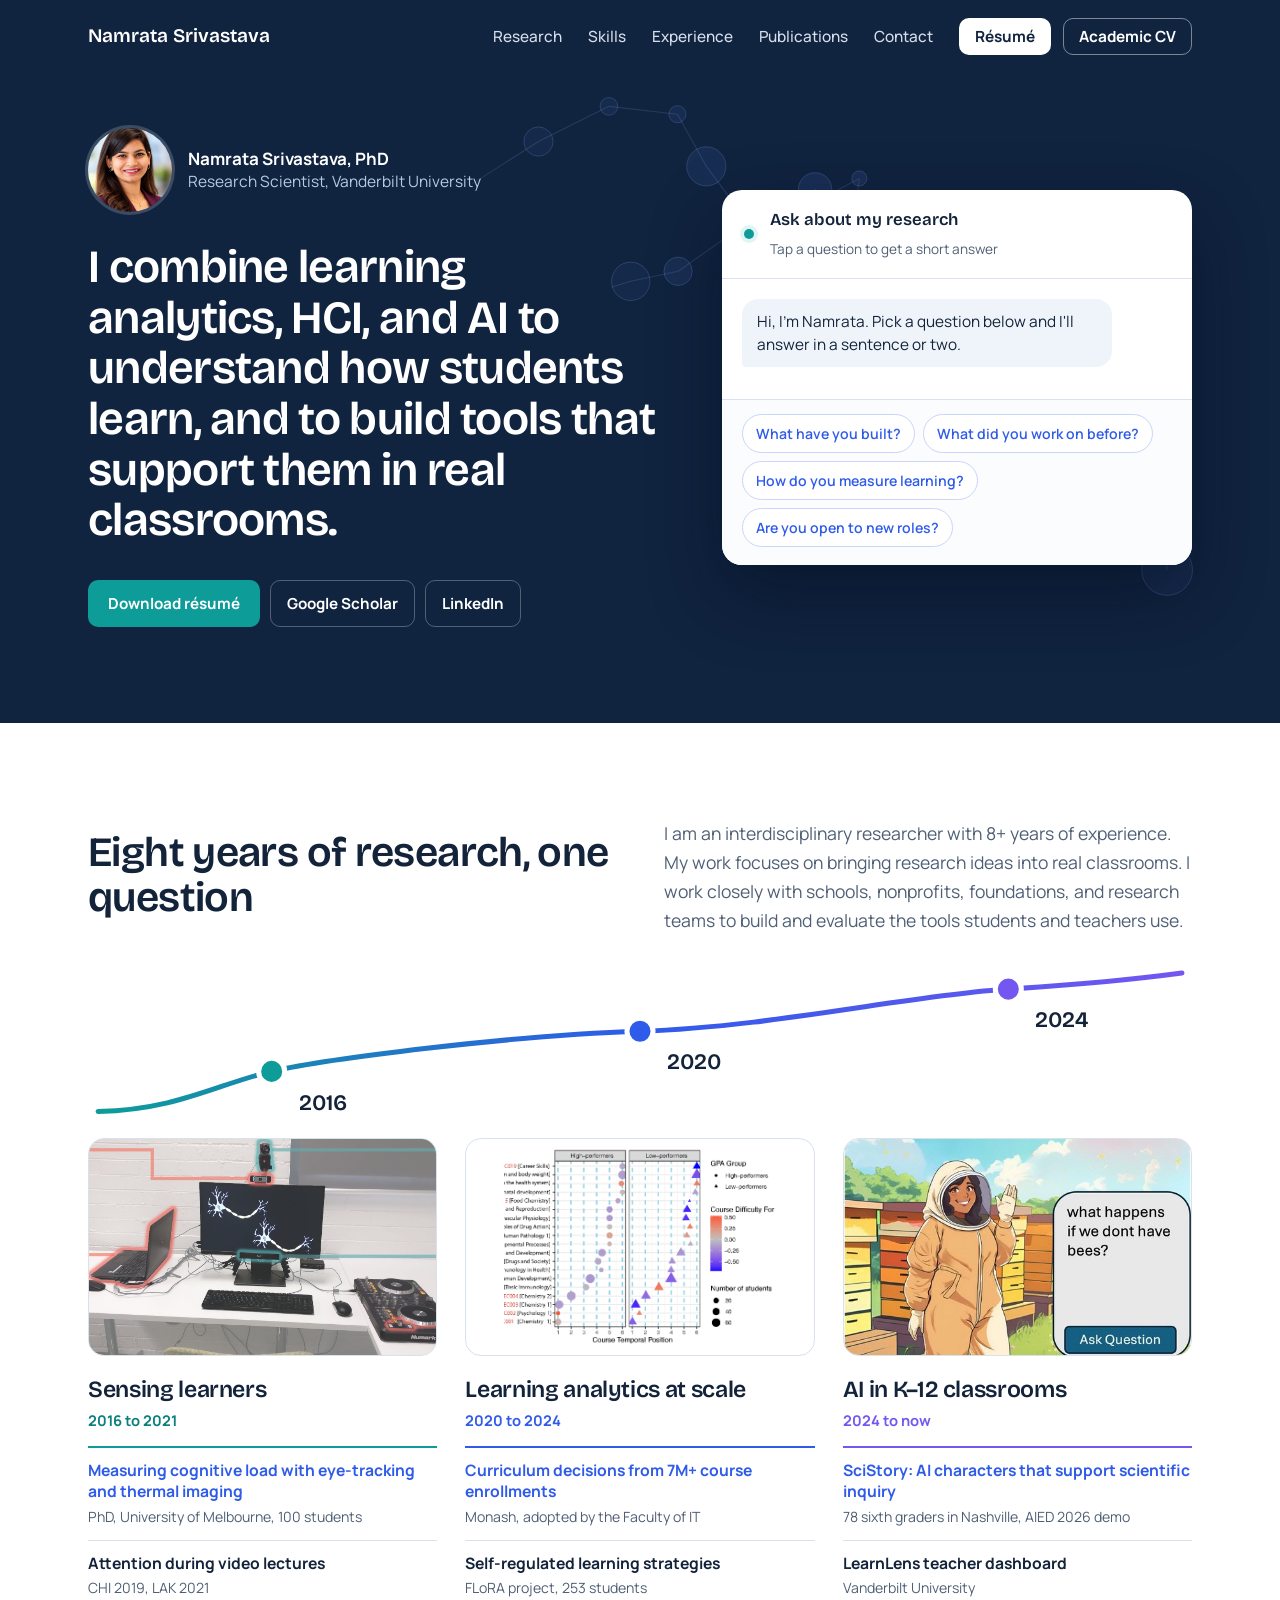
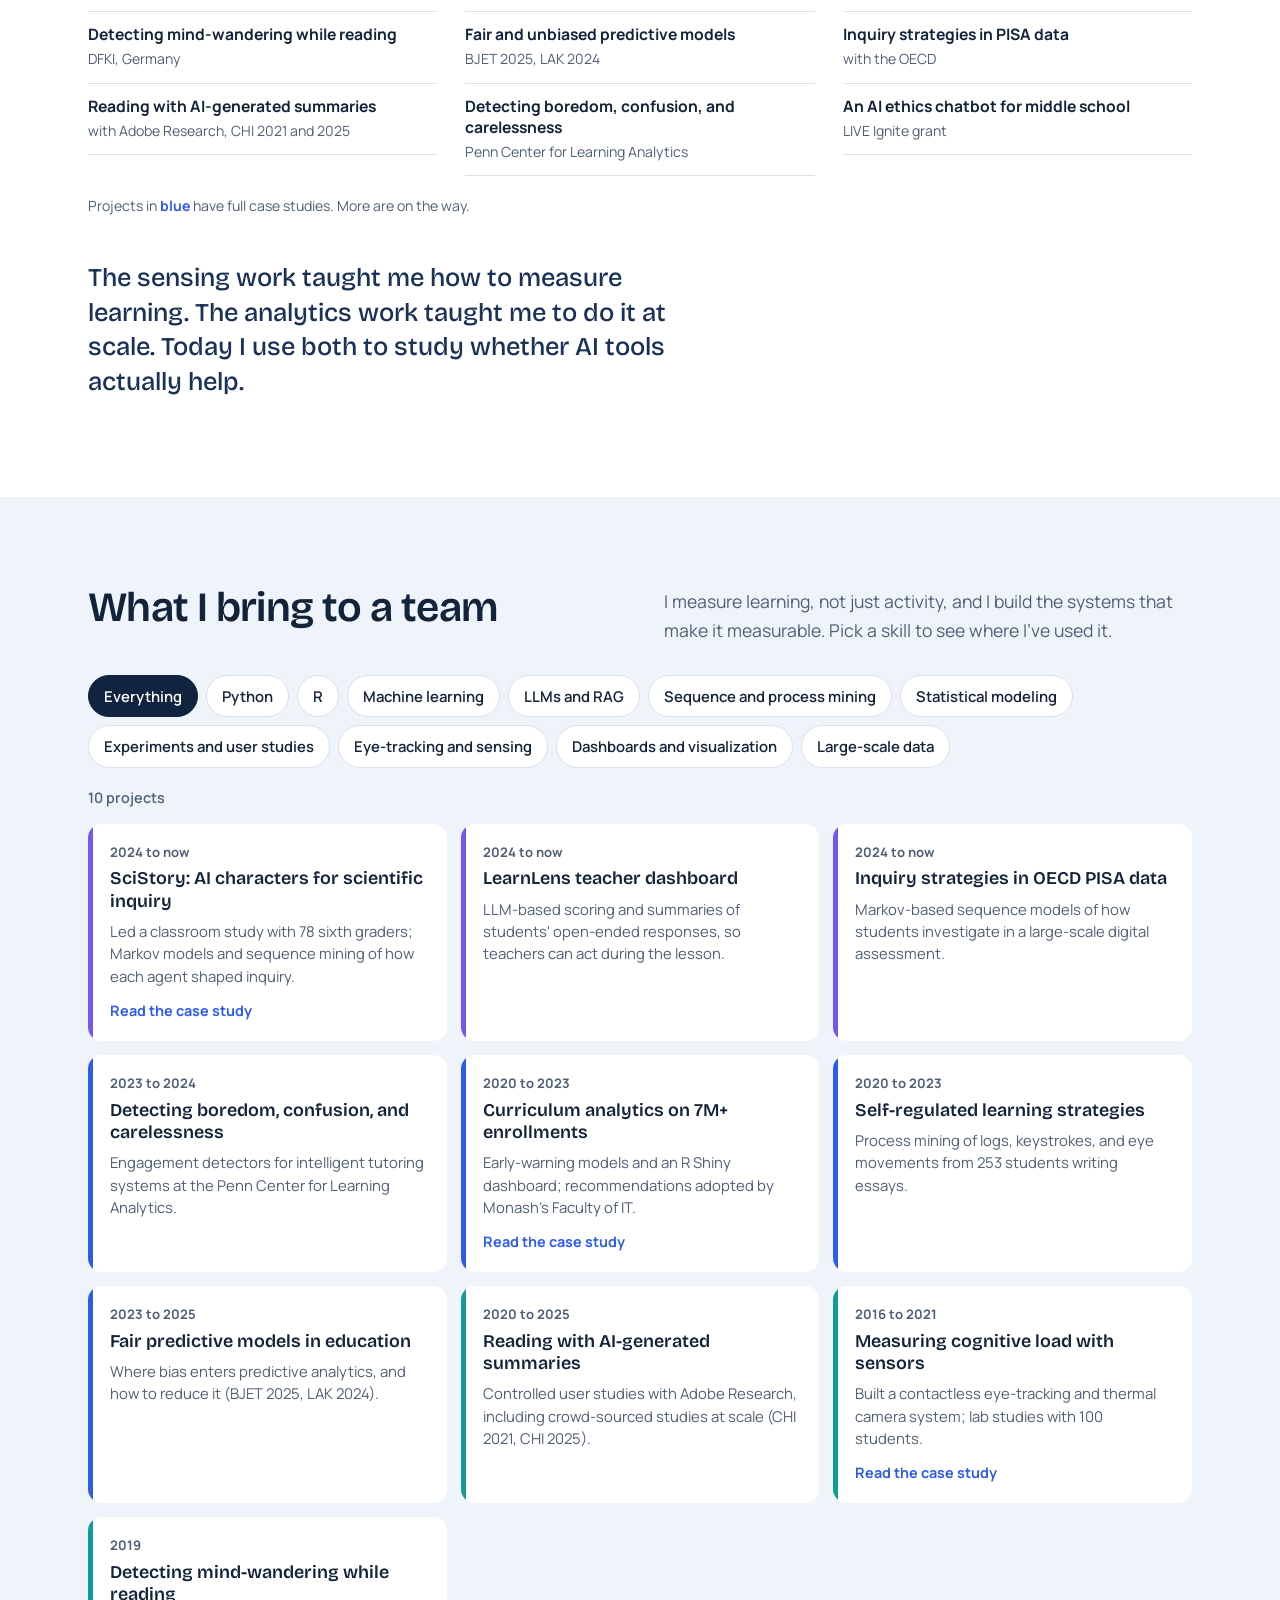
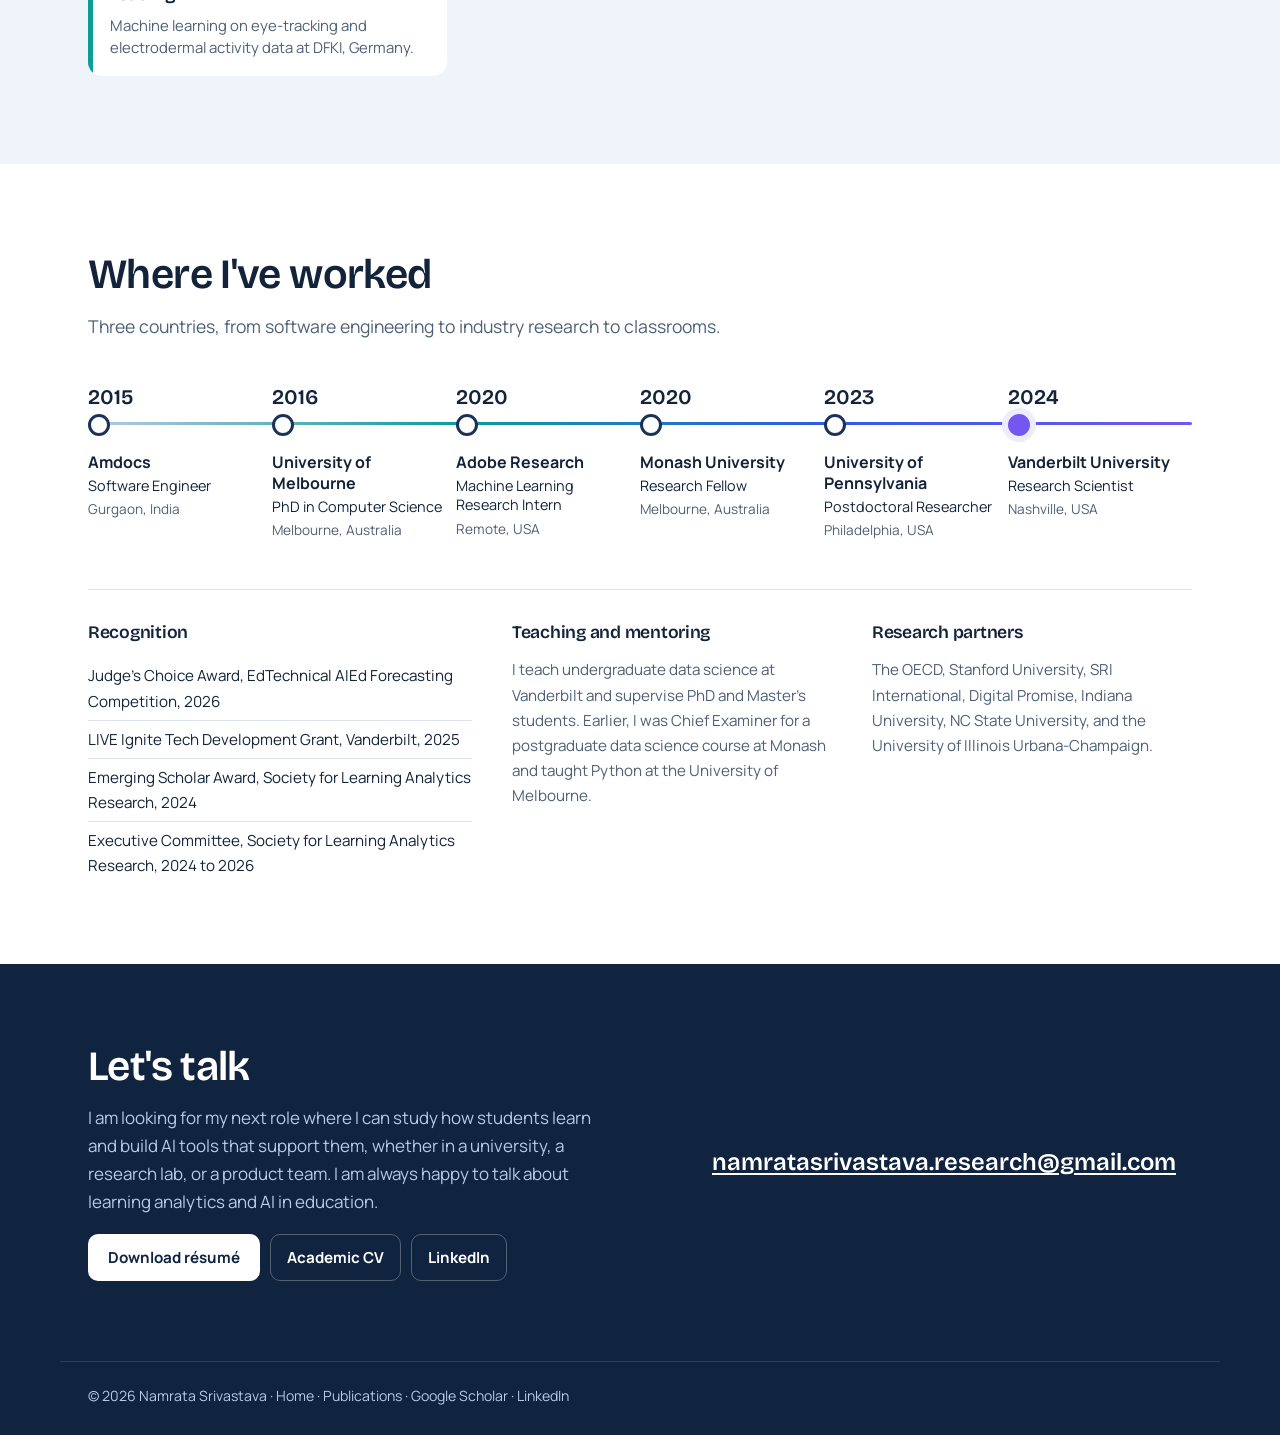
<file: index.html>
<!DOCTYPE html>
<html lang="en">
<head>
<meta charset="utf-8">
<meta name="viewport" content="width=device-width, initial-scale=1">
<title>Namrata Srivastava, PhD | Learning analytics, HCI, and AI in education</title>
<meta name="description" content="Namrata Srivastava is a research scientist who combines learning analytics, human-computer interaction, and AI to understand how students learn and to build tools that support them in real classrooms.">
<meta property="og:title" content="Namrata Srivastava, PhD">
<meta property="og:description" content="Learning analytics, human-computer interaction, and AI for real classrooms.">
<meta property="og:url" content="https://namratasri.com/">
<meta property="og:type" content="website">
<meta property="og:image" content="https://namratasri.com/images/namrata-share.jpg">
<link rel="icon" href="/favicon.svg" type="image/svg+xml">
<link rel="apple-touch-icon" href="/apple-touch-icon.png">
<link rel="preconnect" href="https://fonts.googleapis.com">
<link rel="preconnect" href="https://fonts.gstatic.com" crossorigin>
<link href="https://fonts.googleapis.com/css2?family=Bricolage+Grotesque:opsz,wght@12..96,500;12..96,600;12..96,700&family=Manrope:wght@400;500;600;700&display=swap" rel="stylesheet">
<link rel="stylesheet" href="/assets/style.css">
</head>
<body>
<a class="skip" href="#main">Skip to content</a>

<header class="nav">
  <div class="wrap">
    <a class="name" href="/">Namrata Srivastava</a>
    <nav aria-label="Main"><ul>
      <li><a href="/#research">Research</a></li>
      <li><a href="/#skills">Skills</a></li>
      <li><a href="/#experience">Experience</a></li>
      <li><a href="/publications">Publications</a></li>
      <li><a href="#contact">Contact</a></li>
      <li><a class="cv" href="/resume.pdf" data-goatcounter-click="resume-download" data-goatcounter-title="Résumé download">Résumé</a></li>
      <li><a class="cv alt" href="/cv.pdf" data-goatcounter-click="cv-download" data-goatcounter-title="Academic CV download">Academic CV</a></li>
    </ul></nav>
  </div>
</header>

<main id="main">
  <section class="hero">
    <svg class="fixations" aria-hidden="true"></svg>
    <div class="wrap">
      <div>
        <div class="person">
          <div class="avatar big"><img src="/images/namrata.jpg" alt="Portrait of Namrata Srivastava"></div>
          <div><p class="n">Namrata Srivastava, PhD</p><p class="r">Research Scientist, Vanderbilt University</p></div>
        </div>
        <h1>I combine learning analytics, HCI, and AI to understand how students learn, and to build tools that support them in real classrooms.</h1>
        <div class="actions">
          <a class="btn primary" href="/resume.pdf" data-goatcounter-click="resume-download" data-goatcounter-title="Résumé download">Download résumé</a>
          <a class="btn ghost" href="https://scholar.google.com/citations?user=GWvdYIoAAAAJ&amp;hl=en" rel="me">Google Scholar</a>
          <a class="btn ghost" href="https://www.linkedin.com/in/namratasri01" rel="me">LinkedIn</a>
          <!-- Add GitHub once ready: <a class="btn ghost" href="https://github.com/USERNAME" rel="me">GitHub</a> -->
        </div>
      </div>
      <div class="chat" aria-label="Questions about my research">
        <div class="chat-head"><span class="live" aria-hidden="true"></span><div><strong>Ask about my research</strong><small>Tap a question to get a short answer</small></div></div>
        <div class="chat-log" id="chatlog" aria-live="polite">
          <div class="msg bot">Hi, I'm Namrata. Pick a question below and I'll answer in a sentence or two.</div>
        </div>
        <div class="chips" id="chips">
          <button type="button" data-q="build" data-goatcounter-click="chat-build" data-goatcounter-title="Chat: What have you built?">What have you built?</button>
          <button type="button" data-q="before" data-goatcounter-click="chat-before" data-goatcounter-title="Chat: What did you work on before?">What did you work on before?</button>
          <button type="button" data-q="measure" data-goatcounter-click="chat-measure" data-goatcounter-title="Chat: How do you measure learning?">How do you measure learning?</button>
          <button type="button" data-q="roles" data-goatcounter-click="chat-roles" data-goatcounter-title="Chat: Are you open to new roles?">Are you open to new roles?</button>
        </div>
      </div>
    </div>
  </section>

  <section class="journey" id="research">
    <div class="wrap">
      <div class="journey-head">
        <h2>Eight years of research, one question</h2>
        <p class="lede">I am an interdisciplinary researcher with 8+ years of experience. My work focuses on bringing research ideas into real classrooms. I work closely with schools, nonprofits, foundations, and research teams to build and evaluate the tools students and teachers use.</p>
      </div>

      <svg class="curve" id="curve" viewBox="0 0 1100 170" aria-hidden="true">
        <defs>
          <linearGradient id="eraGrad" x1="0" x2="1" y1="0" y2="0">
            <stop offset="0" stop-color="#0E9C98"/><stop offset=".5" stop-color="#2F5BEA"/><stop offset="1" stop-color="#7357F0"/>
          </linearGradient>
        </defs>
        <path class="track" d="M10 152 C 90 150, 130 124, 183 112 S 420 76, 550 72 S 820 36, 917 30 S 1060 18, 1090 14"/>
        <path class="draw" id="drawpath" d="M10 152 C 90 150, 130 124, 183 112 S 420 76, 550 72 S 820 36, 917 30 S 1060 18, 1090 14"/>
        <circle class="node" cx="183" cy="112" r="13" fill="#0E9C98"/>
        <circle class="node" cx="550" cy="72" r="13" fill="#2F5BEA"/>
        <circle class="node" cx="917" cy="30" r="13" fill="#7357F0"/>
        <text x="210" y="150">2016</text>
        <text x="577" y="110">2020</text>
        <text x="944" y="68">2024</text>
      </svg>

      <div class="eras">
        <article class="era e1">
          <a class="fig" href="/projects/cognitive-load" tabindex="-1" aria-hidden="true"><img src="/images/phd-lab-setup.jpg" alt="" style="object-position:center 40%"></a>
          <h3>Sensing learners</h3>
          <p class="span">2016 to 2021</p>
          <ul>
            <li><a href="/projects/cognitive-load"><b>Measuring cognitive load with eye-tracking and thermal imaging</b><span>PhD, University of Melbourne, 100 students</span></a></li>
            <li><b>Attention during video lectures</b><span>CHI 2019, LAK 2021</span></li>
            <li><b>Detecting mind-wandering while reading</b><span>DFKI, Germany</span></li>
            <li><b>Reading with AI-generated summaries</b><span>with Adobe Research, CHI 2021 and 2025</span></li>
          </ul>
        </article>
        <article class="era e2">
          <a class="fig contain" href="/projects/curriculum-analytics" tabindex="-1" aria-hidden="true"><img src="/images/course-choices-plot.png" alt=""></a>
          <h3>Learning analytics at scale</h3>
          <p class="span">2020 to 2024</p>
          <ul>
            <li><a href="/projects/curriculum-analytics"><b>Curriculum decisions from 7M+ course enrollments</b><span>Monash, adopted by the Faculty of IT</span></a></li>
            <li><b>Self-regulated learning strategies</b><span>FLoRA project, 253 students</span></li>
            <li><b>Fair and unbiased predictive models</b><span>BJET 2025, LAK 2024</span></li>
            <li><b>Detecting boredom, confusion, and carelessness</b><span>Penn Center for Learning Analytics</span></li>
          </ul>
        </article>
        <article class="era e3">
          <a class="fig" href="/projects/scistory" tabindex="-1" aria-hidden="true"><img src="/images/scistory-agents-thumb.jpg" alt=""></a>
          <h3>AI in K–12 classrooms</h3>
          <p class="span">2024 to now</p>
          <ul>
            <li><a href="/projects/scistory"><b>SciStory: AI characters that support scientific inquiry</b><span>78 sixth graders in Nashville, AIED 2026 demo</span></a></li>
            <li><b>LearnLens teacher dashboard</b><span>Vanderbilt University</span></li>
            <li><b>Inquiry strategies in PISA data</b><span>with the OECD</span></li>
            <li><b>An AI ethics chatbot for middle school</b><span>LIVE Ignite grant</span></li>
          </ul>
        </article>
      </div>
      <p class="era-note">Projects in <b>blue</b> have full case studies. More are on the way.</p>

      <p class="bridge">The sensing work taught me how to measure learning. The analytics work taught me to do it at scale. Today I use both to study whether AI tools actually help.</p>
    </div>
  </section>

  <section class="skills" id="skills">
    <div class="wrap">
      <div class="skills-head">
        <h2>What I bring to a team</h2>
        <p class="lede">I measure learning, not just activity, and I build the systems that make it measurable. Pick a skill to see where I've used it.</p>
      </div>
      <div class="skill-chips" role="group" aria-label="Filter projects by skill">
        <button type="button" data-skill="all" aria-pressed="true">Everything</button>
        <button type="button" data-skill="python" aria-pressed="false">Python</button>
        <button type="button" data-skill="r" aria-pressed="false">R</button>
        <button type="button" data-skill="ml" aria-pressed="false">Machine learning</button>
        <button type="button" data-skill="llm" aria-pressed="false">LLMs and RAG</button>
        <button type="button" data-skill="seq" aria-pressed="false">Sequence and process mining</button>
        <button type="button" data-skill="stats" aria-pressed="false">Statistical modeling</button>
        <button type="button" data-skill="exp" aria-pressed="false">Experiments and user studies</button>
        <button type="button" data-skill="sensing" aria-pressed="false">Eye-tracking and sensing</button>
        <button type="button" data-skill="viz" aria-pressed="false">Dashboards and visualization</button>
        <button type="button" data-skill="scale" aria-pressed="false">Large-scale data</button>
      </div>
      <p class="skill-count" aria-live="polite">10 projects</p>
      <div class="evidence">
        <a class="ev e3" href="/projects/scistory" data-skills="python llm seq stats exp">
          <span class="when">2024 to now</span><b>SciStory: AI characters for scientific inquiry</b>
          <span class="proof">Led a classroom study with 78 sixth graders; Markov models and sequence mining of how each agent shaped inquiry.</span>
          <span class="more">Read the case study</span>
        </a>
        <div class="ev e3" data-skills="python llm viz">
          <span class="when">2024 to now</span><b>LearnLens teacher dashboard</b>
          <span class="proof">LLM-based scoring and summaries of students' open-ended responses, so teachers can act during the lesson.</span>
        </div>
        <div class="ev e3" data-skills="r seq stats scale">
          <span class="when">2024 to now</span><b>Inquiry strategies in OECD PISA data</b>
          <span class="proof">Markov-based sequence models of how students investigate in a large-scale digital assessment.</span>
        </div>
        <div class="ev e2" data-skills="ml stats python">
          <span class="when">2023 to 2024</span><b>Detecting boredom, confusion, and carelessness</b>
          <span class="proof">Engagement detectors for intelligent tutoring systems at the Penn Center for Learning Analytics.</span>
        </div>
        <a class="ev e2" href="/projects/curriculum-analytics" data-skills="python r ml stats viz scale">
          <span class="when">2020 to 2023</span><b>Curriculum analytics on 7M+ enrollments</b>
          <span class="proof">Early-warning models and an R Shiny dashboard; recommendations adopted by Monash's Faculty of IT.</span>
          <span class="more">Read the case study</span>
        </a>
        <div class="ev e2" data-skills="seq stats sensing scale">
          <span class="when">2020 to 2023</span><b>Self-regulated learning strategies</b>
          <span class="proof">Process mining of logs, keystrokes, and eye movements from 253 students writing essays.</span>
        </div>
        <div class="ev e2" data-skills="ml stats scale">
          <span class="when">2023 to 2025</span><b>Fair predictive models in education</b>
          <span class="proof">Where bias enters predictive analytics, and how to reduce it (BJET 2025, LAK 2024).</span>
        </div>
        <div class="ev e1" data-skills="exp llm">
          <span class="when">2020 to 2025</span><b>Reading with AI-generated summaries</b>
          <span class="proof">Controlled user studies with Adobe Research, including crowd-sourced studies at scale (CHI 2021, CHI 2025).</span>
        </div>
        <a class="ev e1" href="/projects/cognitive-load" data-skills="python ml exp sensing">
          <span class="when">2016 to 2021</span><b>Measuring cognitive load with sensors</b>
          <span class="proof">Built a contactless eye-tracking and thermal camera system; lab studies with 100 students.</span>
          <span class="more">Read the case study</span>
        </a>
        <div class="ev e1" data-skills="python r ml sensing">
          <span class="when">2019</span><b>Detecting mind-wandering while reading</b>
          <span class="proof">Machine learning on eye-tracking and electrodermal activity data at DFKI, Germany.</span>
        </div>
      </div>
    </div>
  </section>

  <section class="career" id="experience">
    <div class="wrap">
      <h2>Where I've worked</h2>
      <p class="lede">Three countries, from software engineering to industry research to classrooms.</p>
      <ol class="track">
        <li><span class="yr">2015</span><b>Amdocs</b><span class="role">Software Engineer</span><span class="where">Gurgaon, India</span></li>
        <li><span class="yr">2016</span><b>University of Melbourne</b><span class="role">PhD in Computer Science</span><span class="where">Melbourne, Australia</span></li>
        <li><span class="yr">2020</span><b>Adobe Research</b><span class="role">Machine Learning Research Intern</span><span class="where">Remote, USA</span></li>
        <li><span class="yr">2020</span><b>Monash University</b><span class="role">Research Fellow</span><span class="where">Melbourne, Australia</span></li>
        <li><span class="yr">2023</span><b>University of Pennsylvania</b><span class="role">Postdoctoral Researcher</span><span class="where">Philadelphia, USA</span></li>
        <li class="now"><span class="yr">2024</span><b>Vanderbilt University</b><span class="role">Research Scientist</span><span class="where">Nashville, USA</span></li>
      </ol>
      <div class="extras">
        <div>
          <h3>Recognition</h3>
          <ul>
            <li>Judge's Choice Award, EdTechnical AIEd Forecasting Competition, 2026</li>
            <li>LIVE Ignite Tech Development Grant, Vanderbilt, 2025</li>
            <li>Emerging Scholar Award, Society for Learning Analytics Research, 2024</li>
            <li>Executive Committee, Society for Learning Analytics Research, 2024 to 2026</li>
          </ul>
        </div>
        <div>
          <h3>Teaching and mentoring</h3>
          <p>I teach undergraduate data science at Vanderbilt and supervise PhD and Master's students. Earlier, I was Chief Examiner for a postgraduate data science course at Monash and taught Python at the University of Melbourne.</p>
        </div>
        <div>
          <h3>Research partners</h3>
          <p>The OECD, Stanford University, SRI International, Digital Promise, Indiana University, NC State University, and the University of Illinois Urbana-Champaign.</p>
        </div>
      </div>
    </div>
  </section>

  <section class="contact" id="contact">
    <div class="wrap">
      <div>
        <h2>Let's talk</h2>
        <p>I am looking for my next role where I can study how students learn and build AI tools that support them, whether in a university, a research lab, or a product team. I am always happy to talk about learning analytics and AI in education.</p>
        <div class="more"><a class="btn light" href="/resume.pdf" data-goatcounter-click="resume-download" data-goatcounter-title="Résumé download">Download résumé</a><a class="btn ghost" href="/cv.pdf" data-goatcounter-click="cv-download" data-goatcounter-title="Academic CV download">Academic CV</a><a class="btn ghost" href="https://www.linkedin.com/in/namratasri01">LinkedIn</a></div>
      </div>
      <a class="mail" href="mailto:namratasrivastava.research@gmail.com">namratasrivastava.research@gmail.com</a>
    </div>
  </section>
</main>
<footer class="foot"><div class="wrap">© 2026 Namrata Srivastava · <a href="/">Home</a> · <a href="/publications">Publications</a> · <a href="https://scholar.google.com/citations?user=GWvdYIoAAAAJ&amp;hl=en">Google Scholar</a> · <a href="https://www.linkedin.com/in/namratasri01">LinkedIn</a></div></footer>

<script src="/assets/site.js"></script>
<script data-goatcounter="https://namratasri.goatcounter.com/count" async src="//gc.zgo.at/count.js"></script>
</body>
</html>
</file>
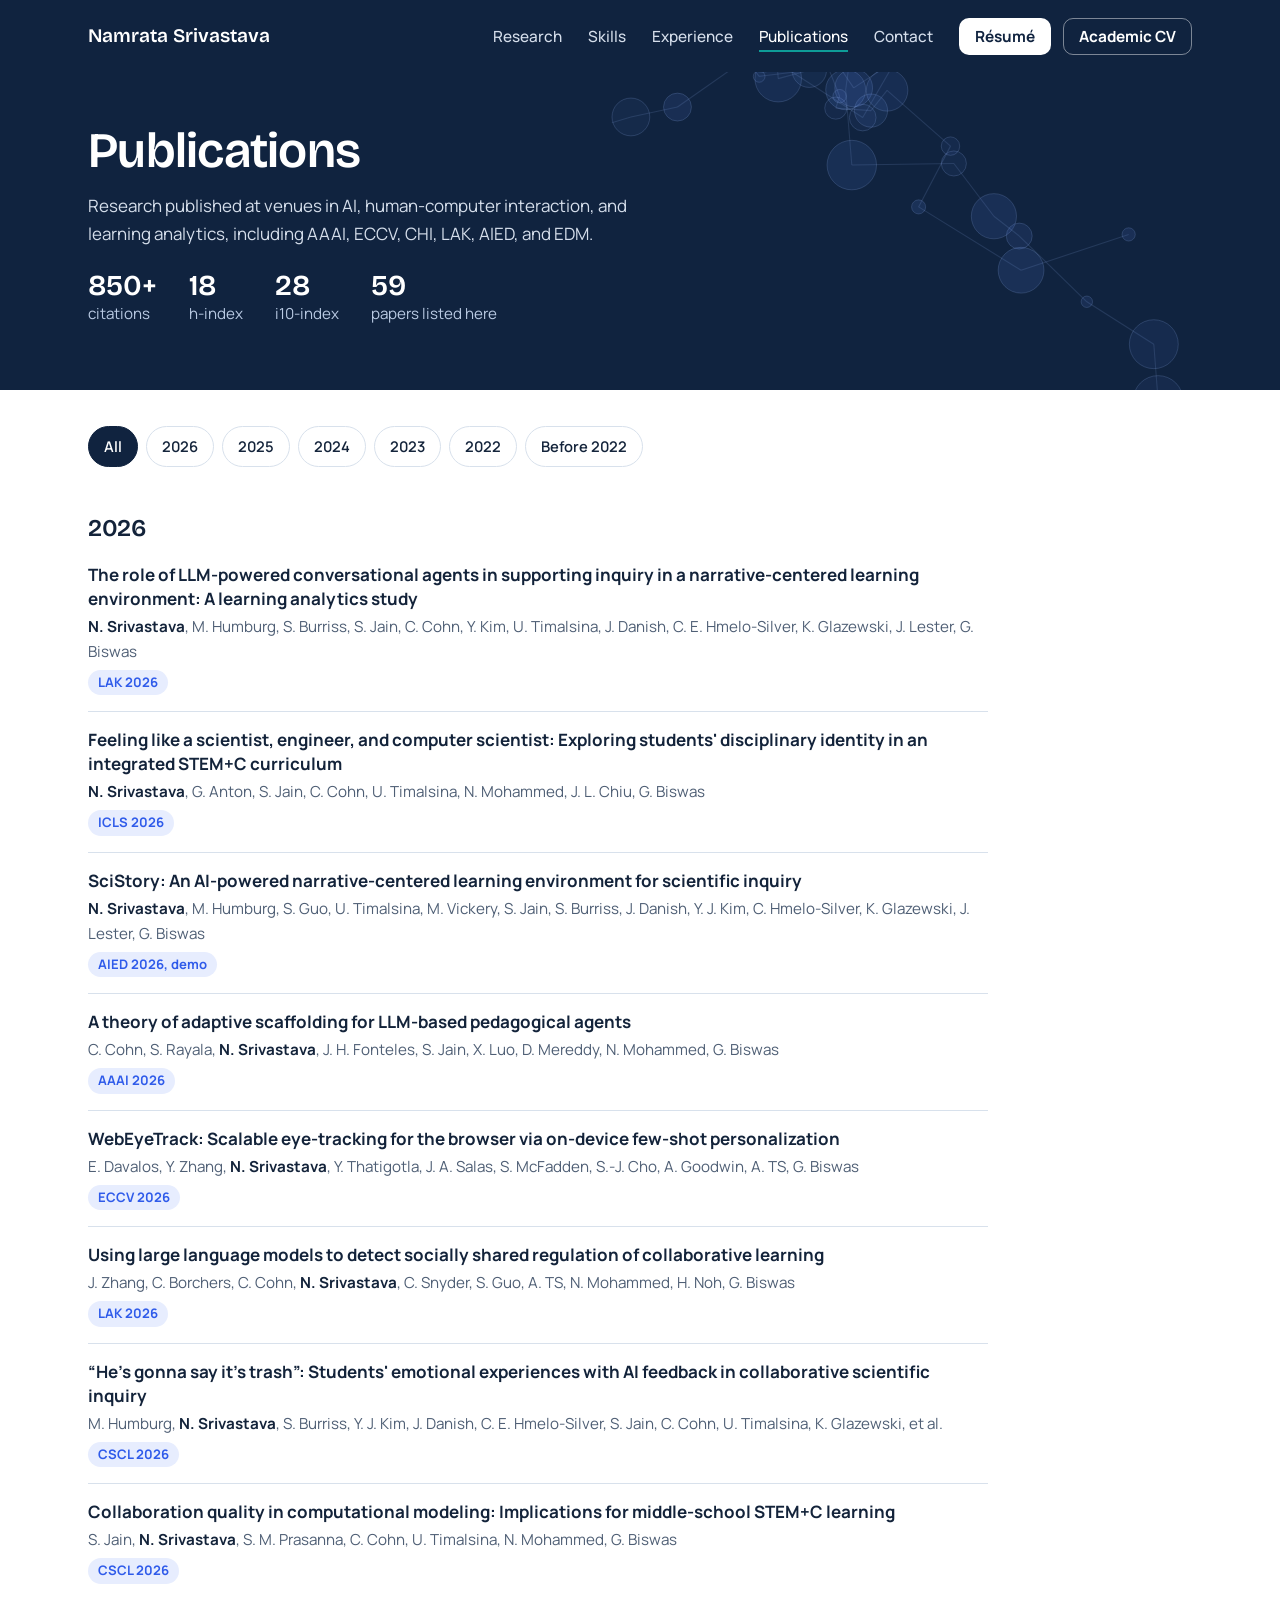
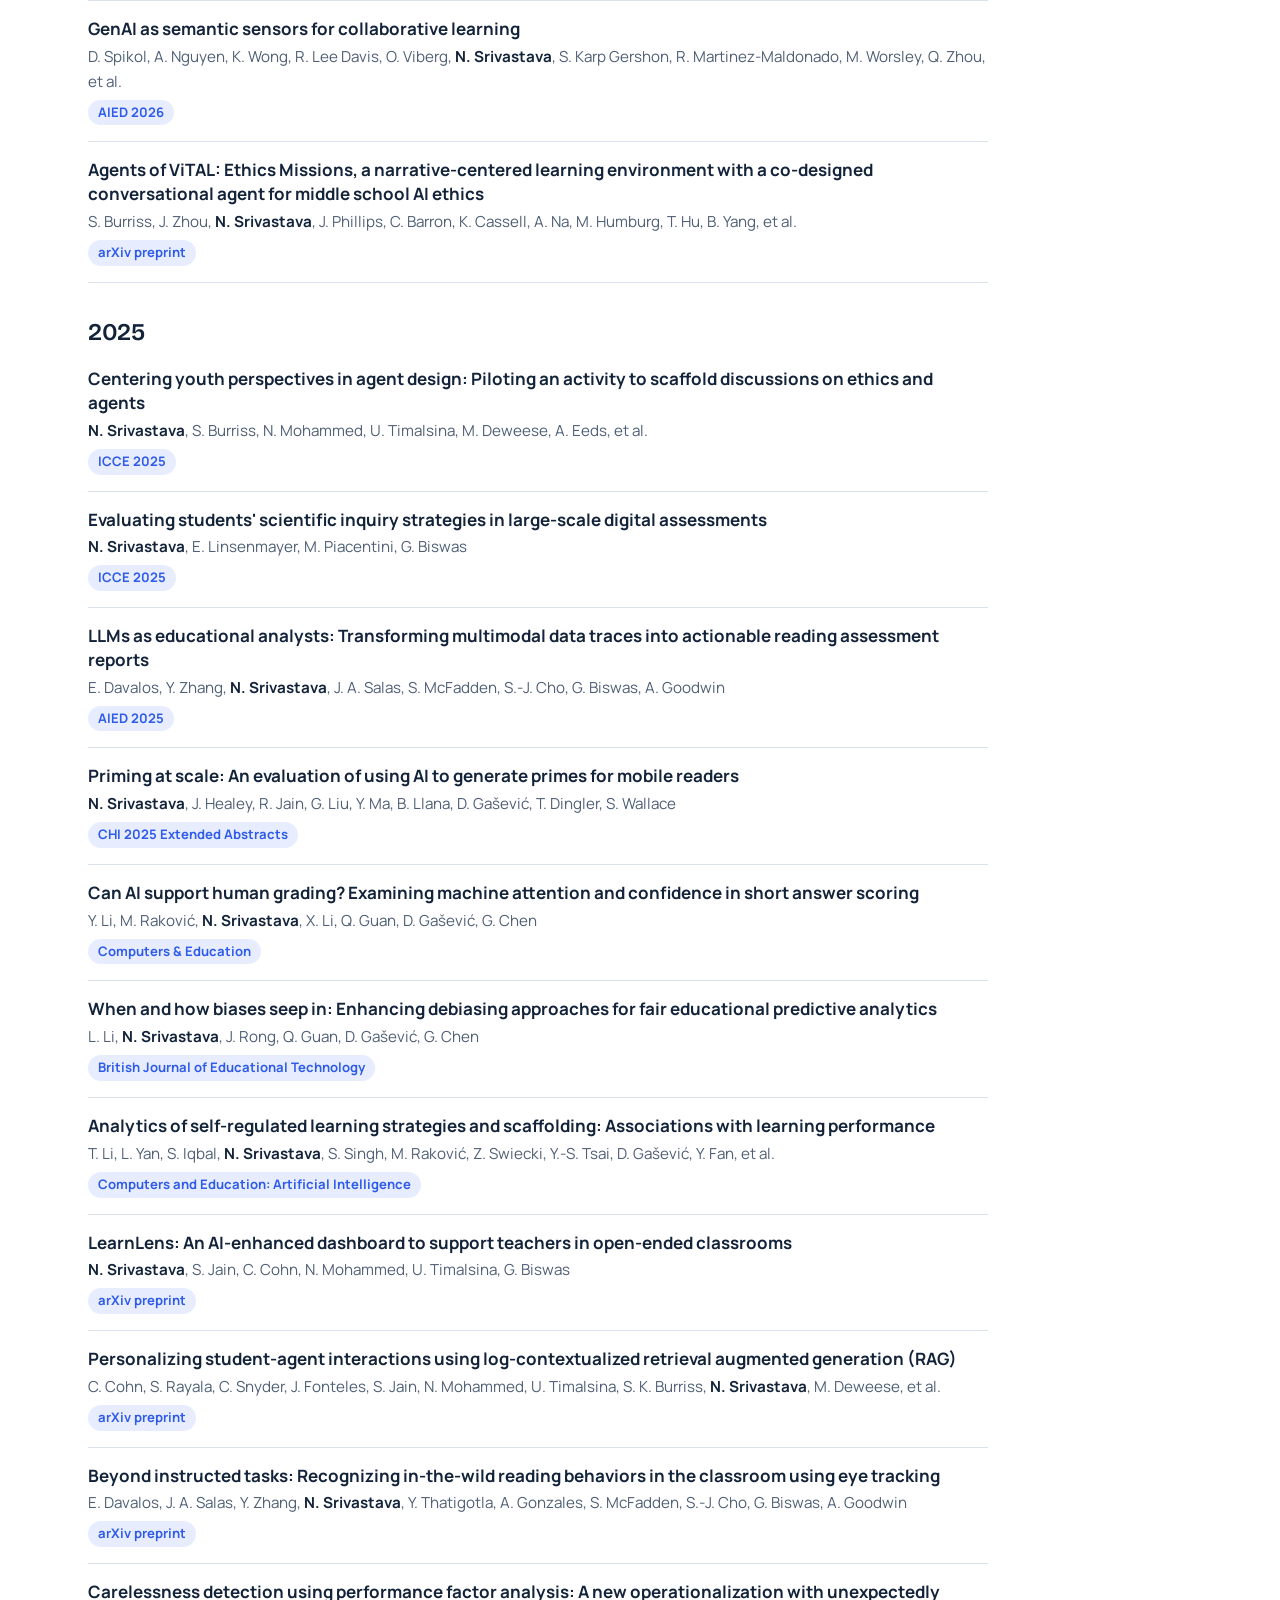
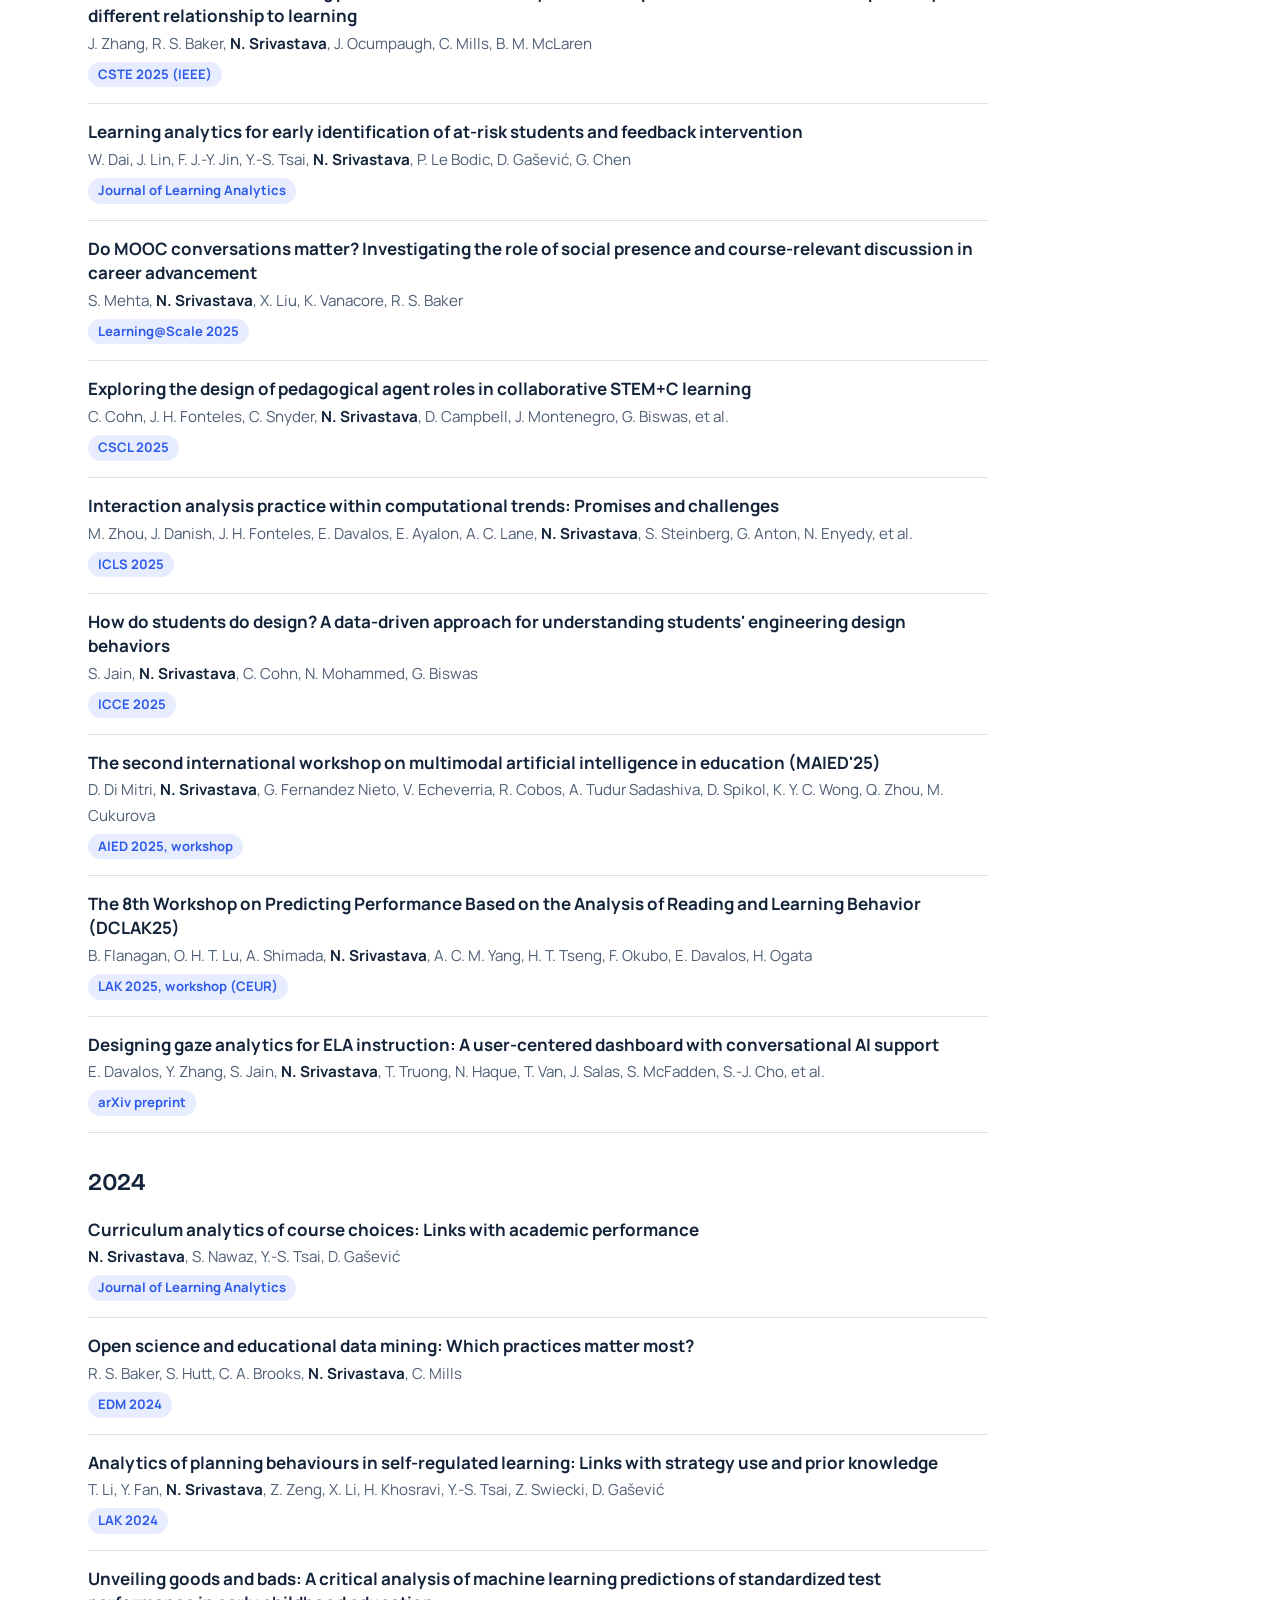
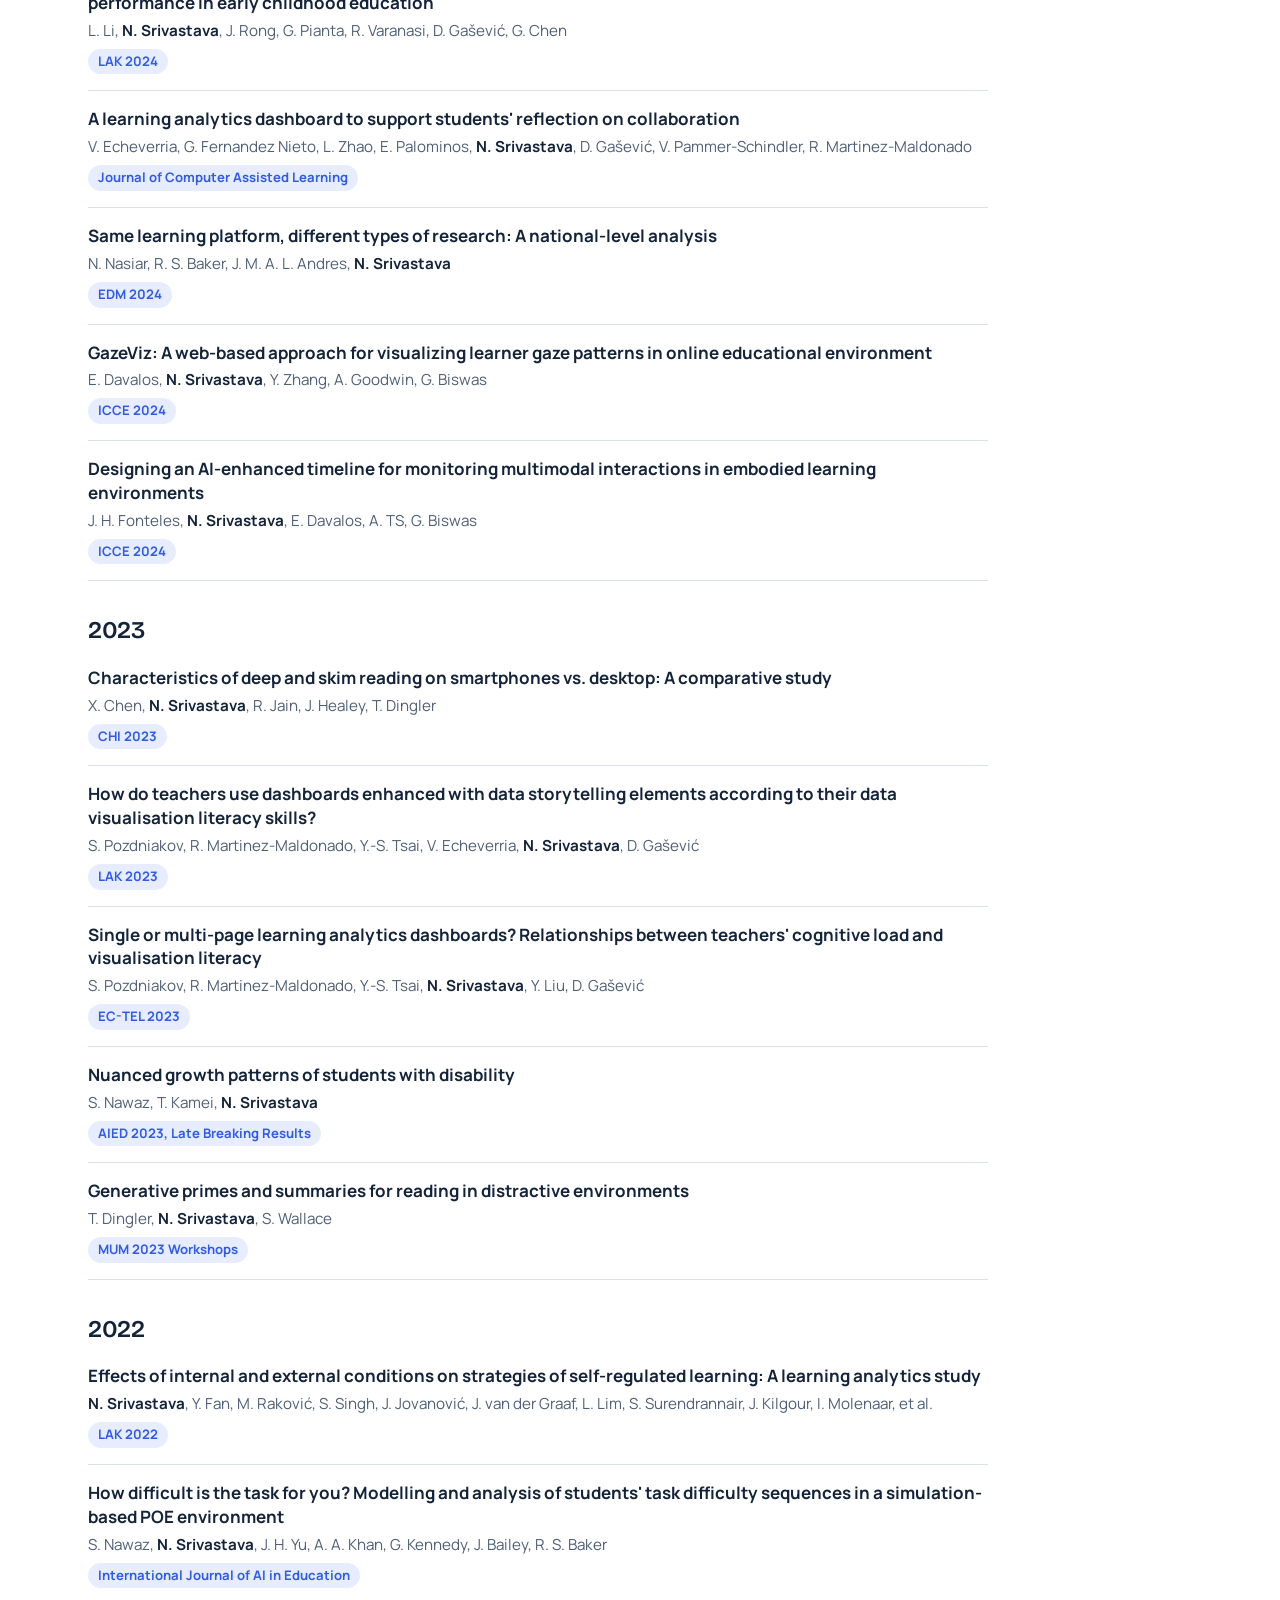
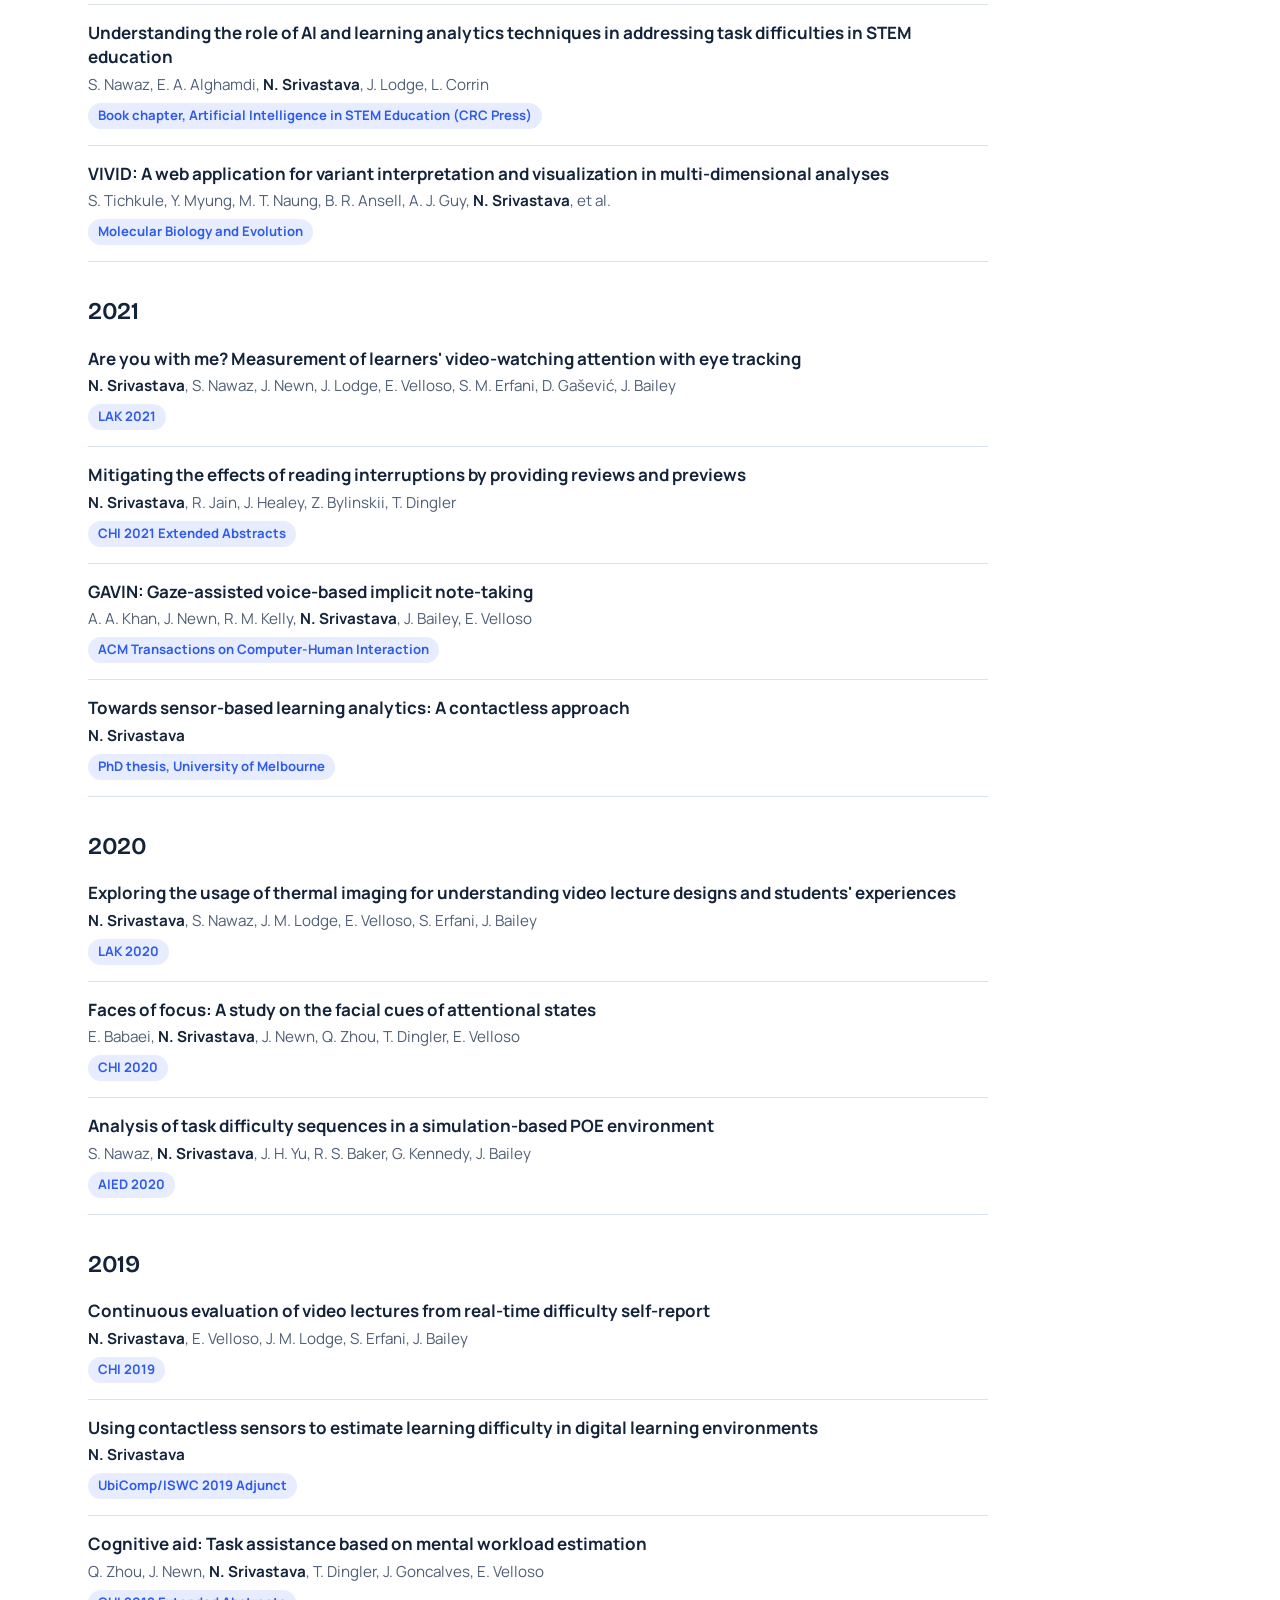
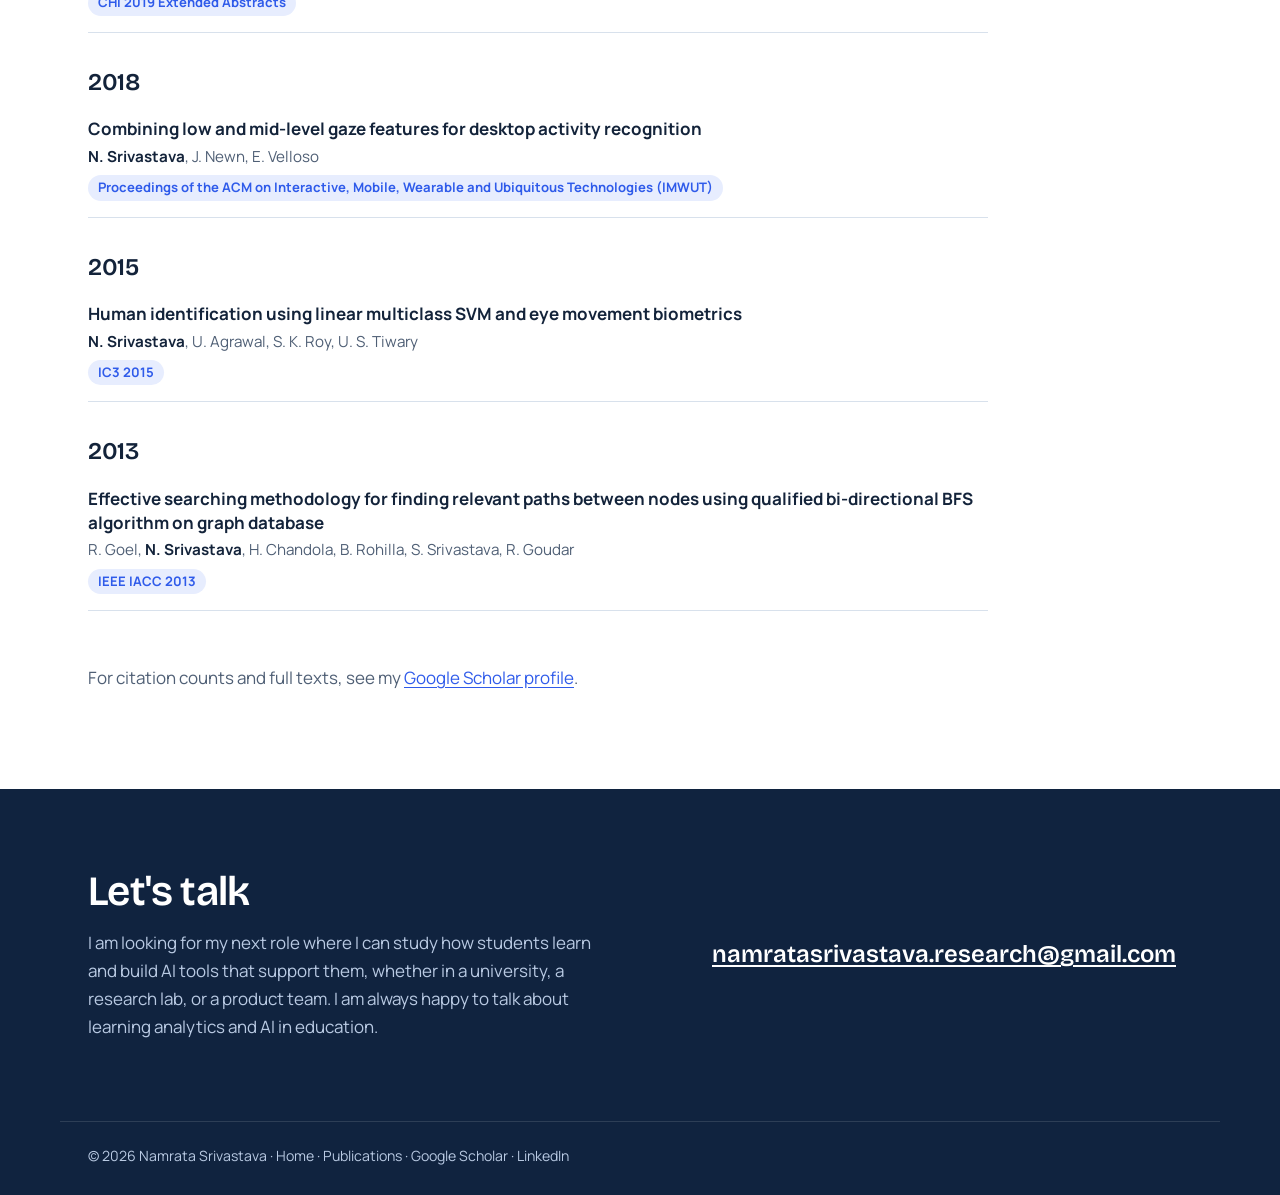
<file: publications.html>
<!DOCTYPE html>
<html lang="en">
<head>
<meta charset="utf-8">
<meta name="viewport" content="width=device-width, initial-scale=1">
<title>Publications | Namrata Srivastava</title>
<meta name="description" content="Publications by Namrata Srivastava in learning analytics, human-computer interaction, and AI in education.">
<link rel="icon" href="/favicon.svg" type="image/svg+xml">
<link rel="apple-touch-icon" href="/apple-touch-icon.png">
<link rel="preconnect" href="https://fonts.googleapis.com">
<link rel="preconnect" href="https://fonts.gstatic.com" crossorigin>
<link href="https://fonts.googleapis.com/css2?family=Bricolage+Grotesque:opsz,wght@12..96,500;12..96,600;12..96,700&family=Manrope:wght@400;500;600;700&display=swap" rel="stylesheet">
<link rel="stylesheet" href="/assets/style.css">
</head>
<body>
<a class="skip" href="#main">Skip to content</a>
<header class="nav">
  <div class="wrap">
    <a class="name" href="/">Namrata Srivastava</a>
    <nav aria-label="Main"><ul>
      <li><a href="/#research">Research</a></li>
      <li><a href="/#skills">Skills</a></li>
      <li><a href="/#experience">Experience</a></li>
      <li><a href="/publications" aria-current="page">Publications</a></li>
      <li><a href="#contact">Contact</a></li>
      <li><a class="cv" href="/resume.pdf" data-goatcounter-click="resume-download" data-goatcounter-title="Résumé download">Résumé</a></li>
      <li><a class="cv alt" href="/cv.pdf" data-goatcounter-click="cv-download" data-goatcounter-title="Academic CV download">Academic CV</a></li>
    </ul></nav>
  </div>
</header>

<main id="main">
  <section class="pub-head">
    <svg class="fixations" aria-hidden="true"></svg>
    <div class="wrap">
      <h1>Publications</h1>
      <p>Research published at venues in AI, human-computer interaction, and learning analytics, including AAAI, ECCV, CHI, LAK, AIED, and EDM.</p>
      <div class="stats">
        <div><b>850+</b>citations</div>
        <div><b>18</b>h-index</div>
        <div><b>28</b>i10-index</div>
        <div><b>59</b>papers listed here</div>
      </div>
    </div>
  </section>

  <div class="wrap">
    <div class="filters" role="group" aria-label="Filter by year">
      <button type="button" data-year="all" aria-pressed="true">All</button>
      <button type="button" data-year="2026" aria-pressed="false">2026</button>
      <button type="button" data-year="2025" aria-pressed="false">2025</button>
      <button type="button" data-year="2024" aria-pressed="false">2024</button>
      <button type="button" data-year="2023" aria-pressed="false">2023</button>
      <button type="button" data-year="2022" aria-pressed="false">2022</button>
      <button type="button" data-year="older" aria-pressed="false">Before 2022</button>
    </div>
  <section class="year-group" data-year="2026">
    <h2>2026</h2>
    <ul class="publist">
      <li><span class="t">The role of LLM-powered conversational agents in supporting inquiry in a narrative-centered learning environment: A learning analytics study</span><span class="a"><b>N. Srivastava</b>, M. Humburg, S. Burriss, S. Jain, C. Cohn, Y. Kim, U. Timalsina, J. Danish, C. E. Hmelo-Silver, K. Glazewski, J. Lester, G. Biswas</span><span class="v">LAK 2026</span></li>
      <li><span class="t">Feeling like a scientist, engineer, and computer scientist: Exploring students&#x27; disciplinary identity in an integrated STEM+C curriculum</span><span class="a"><b>N. Srivastava</b>, G. Anton, S. Jain, C. Cohn, U. Timalsina, N. Mohammed, J. L. Chiu, G. Biswas</span><span class="v">ICLS 2026</span></li>
      <li><span class="t">SciStory: An AI-powered narrative-centered learning environment for scientific inquiry</span><span class="a"><b>N. Srivastava</b>, M. Humburg, S. Guo, U. Timalsina, M. Vickery, S. Jain, S. Burriss, J. Danish, Y. J. Kim, C. Hmelo-Silver, K. Glazewski, J. Lester, G. Biswas</span><span class="v">AIED 2026, demo</span></li>
      <li><span class="t">A theory of adaptive scaffolding for LLM-based pedagogical agents</span><span class="a">C. Cohn, S. Rayala, <b>N. Srivastava</b>, J. H. Fonteles, S. Jain, X. Luo, D. Mereddy, N. Mohammed, G. Biswas</span><span class="v">AAAI 2026</span></li>
      <li><span class="t">WebEyeTrack: Scalable eye-tracking for the browser via on-device few-shot personalization</span><span class="a">E. Davalos, Y. Zhang, <b>N. Srivastava</b>, Y. Thatigotla, J. A. Salas, S. McFadden, S.-J. Cho, A. Goodwin, A. TS, G. Biswas</span><span class="v">ECCV 2026</span></li>
      <li><span class="t">Using large language models to detect socially shared regulation of collaborative learning</span><span class="a">J. Zhang, C. Borchers, C. Cohn, <b>N. Srivastava</b>, C. Snyder, S. Guo, A. TS, N. Mohammed, H. Noh, G. Biswas</span><span class="v">LAK 2026</span></li>
      <li><span class="t">&ldquo;He&#x27;s gonna say it&#x27;s trash&rdquo;: Students&#x27; emotional experiences with AI feedback in collaborative scientific inquiry</span><span class="a">M. Humburg, <b>N. Srivastava</b>, S. Burriss, Y. J. Kim, J. Danish, C. E. Hmelo-Silver, S. Jain, C. Cohn, U. Timalsina, K. Glazewski, et al.</span><span class="v">CSCL 2026</span></li>
      <li><span class="t">Collaboration quality in computational modeling: Implications for middle-school STEM+C learning</span><span class="a">S. Jain, <b>N. Srivastava</b>, S. M. Prasanna, C. Cohn, U. Timalsina, N. Mohammed, G. Biswas</span><span class="v">CSCL 2026</span></li>
      <li><span class="t">GenAI as semantic sensors for collaborative learning</span><span class="a">D. Spikol, A. Nguyen, K. Wong, R. Lee Davis, O. Viberg, <b>N. Srivastava</b>, S. Karp Gershon, R. Martinez-Maldonado, M. Worsley, Q. Zhou, et al.</span><span class="v">AIED 2026</span></li>
      <li><span class="t">Agents of ViTAL: Ethics Missions, a narrative-centered learning environment with a co-designed conversational agent for middle school AI ethics</span><span class="a">S. Burriss, J. Zhou, <b>N. Srivastava</b>, J. Phillips, C. Barron, K. Cassell, A. Na, M. Humburg, T. Hu, B. Yang, et al.</span><span class="v">arXiv preprint</span></li>
    </ul>
  </section>
  <section class="year-group" data-year="2025">
    <h2>2025</h2>
    <ul class="publist">
      <li><span class="t">Centering youth perspectives in agent design: Piloting an activity to scaffold discussions on ethics and agents</span><span class="a"><b>N. Srivastava</b>, S. Burriss, N. Mohammed, U. Timalsina, M. Deweese, A. Eeds, et al.</span><span class="v">ICCE 2025</span></li>
      <li><span class="t">Evaluating students&#x27; scientific inquiry strategies in large-scale digital assessments</span><span class="a"><b>N. Srivastava</b>, E. Linsenmayer, M. Piacentini, G. Biswas</span><span class="v">ICCE 2025</span></li>
      <li><span class="t">LLMs as educational analysts: Transforming multimodal data traces into actionable reading assessment reports</span><span class="a">E. Davalos, Y. Zhang, <b>N. Srivastava</b>, J. A. Salas, S. McFadden, S.-J. Cho, G. Biswas, A. Goodwin</span><span class="v">AIED 2025</span></li>
      <li><span class="t">Priming at scale: An evaluation of using AI to generate primes for mobile readers</span><span class="a"><b>N. Srivastava</b>, J. Healey, R. Jain, G. Liu, Y. Ma, B. Llana, D. Gašević, T. Dingler, S. Wallace</span><span class="v">CHI 2025 Extended Abstracts</span></li>
      <li><span class="t">Can AI support human grading? Examining machine attention and confidence in short answer scoring</span><span class="a">Y. Li, M. Raković, <b>N. Srivastava</b>, X. Li, Q. Guan, D. Gašević, G. Chen</span><span class="v">Computers &amp; Education</span></li>
      <li><span class="t">When and how biases seep in: Enhancing debiasing approaches for fair educational predictive analytics</span><span class="a">L. Li, <b>N. Srivastava</b>, J. Rong, Q. Guan, D. Gašević, G. Chen</span><span class="v">British Journal of Educational Technology</span></li>
      <li><span class="t">Analytics of self-regulated learning strategies and scaffolding: Associations with learning performance</span><span class="a">T. Li, L. Yan, S. Iqbal, <b>N. Srivastava</b>, S. Singh, M. Raković, Z. Swiecki, Y.-S. Tsai, D. Gašević, Y. Fan, et al.</span><span class="v">Computers and Education: Artificial Intelligence</span></li>
      <li><span class="t">LearnLens: An AI-enhanced dashboard to support teachers in open-ended classrooms</span><span class="a"><b>N. Srivastava</b>, S. Jain, C. Cohn, N. Mohammed, U. Timalsina, G. Biswas</span><span class="v">arXiv preprint</span></li>
      <li><span class="t">Personalizing student-agent interactions using log-contextualized retrieval augmented generation (RAG)</span><span class="a">C. Cohn, S. Rayala, C. Snyder, J. Fonteles, S. Jain, N. Mohammed, U. Timalsina, S. K. Burriss, <b>N. Srivastava</b>, M. Deweese, et al.</span><span class="v">arXiv preprint</span></li>
      <li><span class="t">Beyond instructed tasks: Recognizing in-the-wild reading behaviors in the classroom using eye tracking</span><span class="a">E. Davalos, J. A. Salas, Y. Zhang, <b>N. Srivastava</b>, Y. Thatigotla, A. Gonzales, S. McFadden, S.-J. Cho, G. Biswas, A. Goodwin</span><span class="v">arXiv preprint</span></li>
      <li><span class="t">Carelessness detection using performance factor analysis: A new operationalization with unexpectedly different relationship to learning</span><span class="a">J. Zhang, R. S. Baker, <b>N. Srivastava</b>, J. Ocumpaugh, C. Mills, B. M. McLaren</span><span class="v">CSTE 2025 (IEEE)</span></li>
      <li><span class="t">Learning analytics for early identification of at-risk students and feedback intervention</span><span class="a">W. Dai, J. Lin, F. J.-Y. Jin, Y.-S. Tsai, <b>N. Srivastava</b>, P. Le Bodic, D. Gašević, G. Chen</span><span class="v">Journal of Learning Analytics</span></li>
      <li><span class="t">Do MOOC conversations matter? Investigating the role of social presence and course-relevant discussion in career advancement</span><span class="a">S. Mehta, <b>N. Srivastava</b>, X. Liu, K. Vanacore, R. S. Baker</span><span class="v">Learning@Scale 2025</span></li>
      <li><span class="t">Exploring the design of pedagogical agent roles in collaborative STEM+C learning</span><span class="a">C. Cohn, J. H. Fonteles, C. Snyder, <b>N. Srivastava</b>, D. Campbell, J. Montenegro, G. Biswas, et al.</span><span class="v">CSCL 2025</span></li>
      <li><span class="t">Interaction analysis practice within computational trends: Promises and challenges</span><span class="a">M. Zhou, J. Danish, J. H. Fonteles, E. Davalos, E. Ayalon, A. C. Lane, <b>N. Srivastava</b>, S. Steinberg, G. Anton, N. Enyedy, et al.</span><span class="v">ICLS 2025</span></li>
      <li><span class="t">How do students do design? A data-driven approach for understanding students&#x27; engineering design behaviors</span><span class="a">S. Jain, <b>N. Srivastava</b>, C. Cohn, N. Mohammed, G. Biswas</span><span class="v">ICCE 2025</span></li>
      <li><span class="t">The second international workshop on multimodal artificial intelligence in education (MAIED&#x27;25)</span><span class="a">D. Di Mitri, <b>N. Srivastava</b>, G. Fernandez Nieto, V. Echeverria, R. Cobos, A. Tudur Sadashiva, D. Spikol, K. Y. C. Wong, Q. Zhou, M. Cukurova</span><span class="v">AIED 2025, workshop</span></li>
      <li><span class="t">The 8th Workshop on Predicting Performance Based on the Analysis of Reading and Learning Behavior (DCLAK25)</span><span class="a">B. Flanagan, O. H. T. Lu, A. Shimada, <b>N. Srivastava</b>, A. C. M. Yang, H. T. Tseng, F. Okubo, E. Davalos, H. Ogata</span><span class="v">LAK 2025, workshop (CEUR)</span></li>
      <li><span class="t">Designing gaze analytics for ELA instruction: A user-centered dashboard with conversational AI support</span><span class="a">E. Davalos, Y. Zhang, S. Jain, <b>N. Srivastava</b>, T. Truong, N. Haque, T. Van, J. Salas, S. McFadden, S.-J. Cho, et al.</span><span class="v">arXiv preprint</span></li>
    </ul>
  </section>
  <section class="year-group" data-year="2024">
    <h2>2024</h2>
    <ul class="publist">
      <li><span class="t">Curriculum analytics of course choices: Links with academic performance</span><span class="a"><b>N. Srivastava</b>, S. Nawaz, Y.-S. Tsai, D. Gašević</span><span class="v">Journal of Learning Analytics</span></li>
      <li><span class="t">Open science and educational data mining: Which practices matter most?</span><span class="a">R. S. Baker, S. Hutt, C. A. Brooks, <b>N. Srivastava</b>, C. Mills</span><span class="v">EDM 2024</span></li>
      <li><span class="t">Analytics of planning behaviours in self-regulated learning: Links with strategy use and prior knowledge</span><span class="a">T. Li, Y. Fan, <b>N. Srivastava</b>, Z. Zeng, X. Li, H. Khosravi, Y.-S. Tsai, Z. Swiecki, D. Gašević</span><span class="v">LAK 2024</span></li>
      <li><span class="t">Unveiling goods and bads: A critical analysis of machine learning predictions of standardized test performance in early childhood education</span><span class="a">L. Li, <b>N. Srivastava</b>, J. Rong, G. Pianta, R. Varanasi, D. Gašević, G. Chen</span><span class="v">LAK 2024</span></li>
      <li><span class="t">A learning analytics dashboard to support students&#x27; reflection on collaboration</span><span class="a">V. Echeverria, G. Fernandez Nieto, L. Zhao, E. Palominos, <b>N. Srivastava</b>, D. Gašević, V. Pammer-Schindler, R. Martinez-Maldonado</span><span class="v">Journal of Computer Assisted Learning</span></li>
      <li><span class="t">Same learning platform, different types of research: A national-level analysis</span><span class="a">N. Nasiar, R. S. Baker, J. M. A. L. Andres, <b>N. Srivastava</b></span><span class="v">EDM 2024</span></li>
      <li><span class="t">GazeViz: A web-based approach for visualizing learner gaze patterns in online educational environment</span><span class="a">E. Davalos, <b>N. Srivastava</b>, Y. Zhang, A. Goodwin, G. Biswas</span><span class="v">ICCE 2024</span></li>
      <li><span class="t">Designing an AI-enhanced timeline for monitoring multimodal interactions in embodied learning environments</span><span class="a">J. H. Fonteles, <b>N. Srivastava</b>, E. Davalos, A. TS, G. Biswas</span><span class="v">ICCE 2024</span></li>
    </ul>
  </section>
  <section class="year-group" data-year="2023">
    <h2>2023</h2>
    <ul class="publist">
      <li><span class="t">Characteristics of deep and skim reading on smartphones vs. desktop: A comparative study</span><span class="a">X. Chen, <b>N. Srivastava</b>, R. Jain, J. Healey, T. Dingler</span><span class="v">CHI 2023</span></li>
      <li><span class="t">How do teachers use dashboards enhanced with data storytelling elements according to their data visualisation literacy skills?</span><span class="a">S. Pozdniakov, R. Martinez-Maldonado, Y.-S. Tsai, V. Echeverria, <b>N. Srivastava</b>, D. Gašević</span><span class="v">LAK 2023</span></li>
      <li><span class="t">Single or multi-page learning analytics dashboards? Relationships between teachers&#x27; cognitive load and visualisation literacy</span><span class="a">S. Pozdniakov, R. Martinez-Maldonado, Y.-S. Tsai, <b>N. Srivastava</b>, Y. Liu, D. Gašević</span><span class="v">EC-TEL 2023</span></li>
      <li><span class="t">Nuanced growth patterns of students with disability</span><span class="a">S. Nawaz, T. Kamei, <b>N. Srivastava</b></span><span class="v">AIED 2023, Late Breaking Results</span></li>
      <li><span class="t">Generative primes and summaries for reading in distractive environments</span><span class="a">T. Dingler, <b>N. Srivastava</b>, S. Wallace</span><span class="v">MUM 2023 Workshops</span></li>
    </ul>
  </section>
  <section class="year-group" data-year="2022">
    <h2>2022</h2>
    <ul class="publist">
      <li><span class="t">Effects of internal and external conditions on strategies of self-regulated learning: A learning analytics study</span><span class="a"><b>N. Srivastava</b>, Y. Fan, M. Raković, S. Singh, J. Jovanović, J. van der Graaf, L. Lim, S. Surendrannair, J. Kilgour, I. Molenaar, et al.</span><span class="v">LAK 2022</span></li>
      <li><span class="t">How difficult is the task for you? Modelling and analysis of students&#x27; task difficulty sequences in a simulation-based POE environment</span><span class="a">S. Nawaz, <b>N. Srivastava</b>, J. H. Yu, A. A. Khan, G. Kennedy, J. Bailey, R. S. Baker</span><span class="v">International Journal of AI in Education</span></li>
      <li><span class="t">Understanding the role of AI and learning analytics techniques in addressing task difficulties in STEM education</span><span class="a">S. Nawaz, E. A. Alghamdi, <b>N. Srivastava</b>, J. Lodge, L. Corrin</span><span class="v">Book chapter, Artificial Intelligence in STEM Education (CRC Press)</span></li>
      <li><span class="t">VIVID: A web application for variant interpretation and visualization in multi-dimensional analyses</span><span class="a">S. Tichkule, Y. Myung, M. T. Naung, B. R. Ansell, A. J. Guy, <b>N. Srivastava</b>, et al.</span><span class="v">Molecular Biology and Evolution</span></li>
    </ul>
  </section>
  <section class="year-group" data-year="2021">
    <h2>2021</h2>
    <ul class="publist">
      <li><span class="t">Are you with me? Measurement of learners&#x27; video-watching attention with eye tracking</span><span class="a"><b>N. Srivastava</b>, S. Nawaz, J. Newn, J. Lodge, E. Velloso, S. M. Erfani, D. Gašević, J. Bailey</span><span class="v">LAK 2021</span></li>
      <li><span class="t">Mitigating the effects of reading interruptions by providing reviews and previews</span><span class="a"><b>N. Srivastava</b>, R. Jain, J. Healey, Z. Bylinskii, T. Dingler</span><span class="v">CHI 2021 Extended Abstracts</span></li>
      <li><span class="t">GAVIN: Gaze-assisted voice-based implicit note-taking</span><span class="a">A. A. Khan, J. Newn, R. M. Kelly, <b>N. Srivastava</b>, J. Bailey, E. Velloso</span><span class="v">ACM Transactions on Computer-Human Interaction</span></li>
      <li><span class="t">Towards sensor-based learning analytics: A contactless approach</span><span class="a"><b>N. Srivastava</b></span><span class="v">PhD thesis, University of Melbourne</span></li>
    </ul>
  </section>
  <section class="year-group" data-year="2020">
    <h2>2020</h2>
    <ul class="publist">
      <li><span class="t">Exploring the usage of thermal imaging for understanding video lecture designs and students&#x27; experiences</span><span class="a"><b>N. Srivastava</b>, S. Nawaz, J. M. Lodge, E. Velloso, S. Erfani, J. Bailey</span><span class="v">LAK 2020</span></li>
      <li><span class="t">Faces of focus: A study on the facial cues of attentional states</span><span class="a">E. Babaei, <b>N. Srivastava</b>, J. Newn, Q. Zhou, T. Dingler, E. Velloso</span><span class="v">CHI 2020</span></li>
      <li><span class="t">Analysis of task difficulty sequences in a simulation-based POE environment</span><span class="a">S. Nawaz, <b>N. Srivastava</b>, J. H. Yu, R. S. Baker, G. Kennedy, J. Bailey</span><span class="v">AIED 2020</span></li>
    </ul>
  </section>
  <section class="year-group" data-year="2019">
    <h2>2019</h2>
    <ul class="publist">
      <li><span class="t">Continuous evaluation of video lectures from real-time difficulty self-report</span><span class="a"><b>N. Srivastava</b>, E. Velloso, J. M. Lodge, S. Erfani, J. Bailey</span><span class="v">CHI 2019</span></li>
      <li><span class="t">Using contactless sensors to estimate learning difficulty in digital learning environments</span><span class="a"><b>N. Srivastava</b></span><span class="v">UbiComp/ISWC 2019 Adjunct</span></li>
      <li><span class="t">Cognitive aid: Task assistance based on mental workload estimation</span><span class="a">Q. Zhou, J. Newn, <b>N. Srivastava</b>, T. Dingler, J. Goncalves, E. Velloso</span><span class="v">CHI 2019 Extended Abstracts</span></li>
    </ul>
  </section>
  <section class="year-group" data-year="2018">
    <h2>2018</h2>
    <ul class="publist">
      <li><span class="t">Combining low and mid-level gaze features for desktop activity recognition</span><span class="a"><b>N. Srivastava</b>, J. Newn, E. Velloso</span><span class="v">Proceedings of the ACM on Interactive, Mobile, Wearable and Ubiquitous Technologies (IMWUT)</span></li>
    </ul>
  </section>
  <section class="year-group" data-year="2015">
    <h2>2015</h2>
    <ul class="publist">
      <li><span class="t">Human identification using linear multiclass SVM and eye movement biometrics</span><span class="a"><b>N. Srivastava</b>, U. Agrawal, S. K. Roy, U. S. Tiwary</span><span class="v">IC3 2015</span></li>
    </ul>
  </section>
  <section class="year-group" data-year="2013">
    <h2>2013</h2>
    <ul class="publist">
      <li><span class="t">Effective searching methodology for finding relevant paths between nodes using qualified bi-directional BFS algorithm on graph database</span><span class="a">R. Goel, <b>N. Srivastava</b>, H. Chandola, B. Rohilla, S. Srivastava, R. Goudar</span><span class="v">IEEE IACC 2013</span></li>
    </ul>
  </section>

    <p class="pub-foot">For citation counts and full texts, see my <a href="https://scholar.google.com/citations?user=GWvdYIoAAAAJ&amp;hl=en">Google Scholar profile</a>.</p>
  </div>
</main>

<footer class="contact" id="contact">
  <div class="wrap">
    <div><h2>Let's talk</h2><p>I am looking for my next role where I can study how students learn and build AI tools that support them, whether in a university, a research lab, or a product team. I am always happy to talk about learning analytics and AI in education.</p></div>
    <a class="mail" href="mailto:namratasrivastava.research@gmail.com">namratasrivastava.research@gmail.com</a>
  </div>
</footer>
<footer class="foot"><div class="wrap">© 2026 Namrata Srivastava · <a href="/">Home</a> · <a href="/publications">Publications</a> · <a href="https://scholar.google.com/citations?user=GWvdYIoAAAAJ&amp;hl=en">Google Scholar</a> · <a href="https://www.linkedin.com/in/namratasri01">LinkedIn</a></div></footer>
<script src="/assets/site.js"></script>
<script data-goatcounter="https://namratasri.goatcounter.com/count" async src="//gc.zgo.at/count.js"></script>
</body>
</html>
</file>
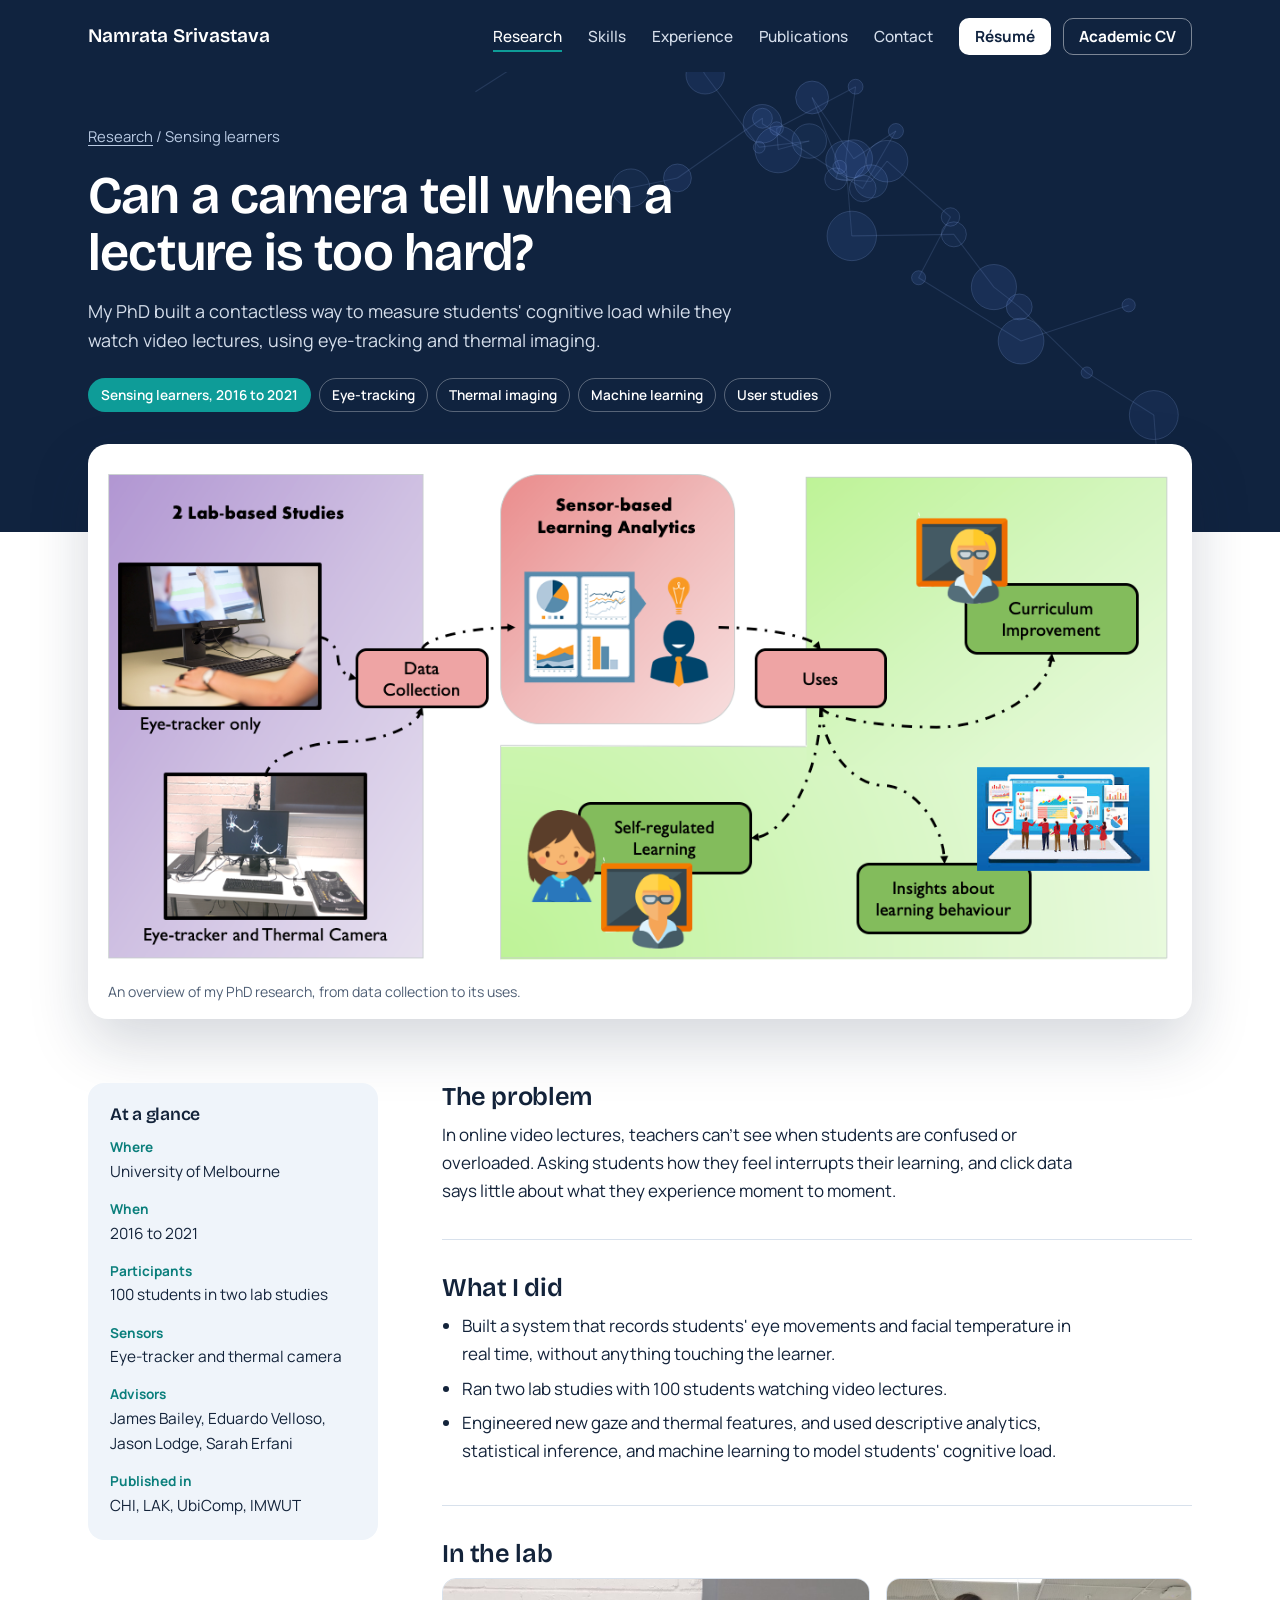
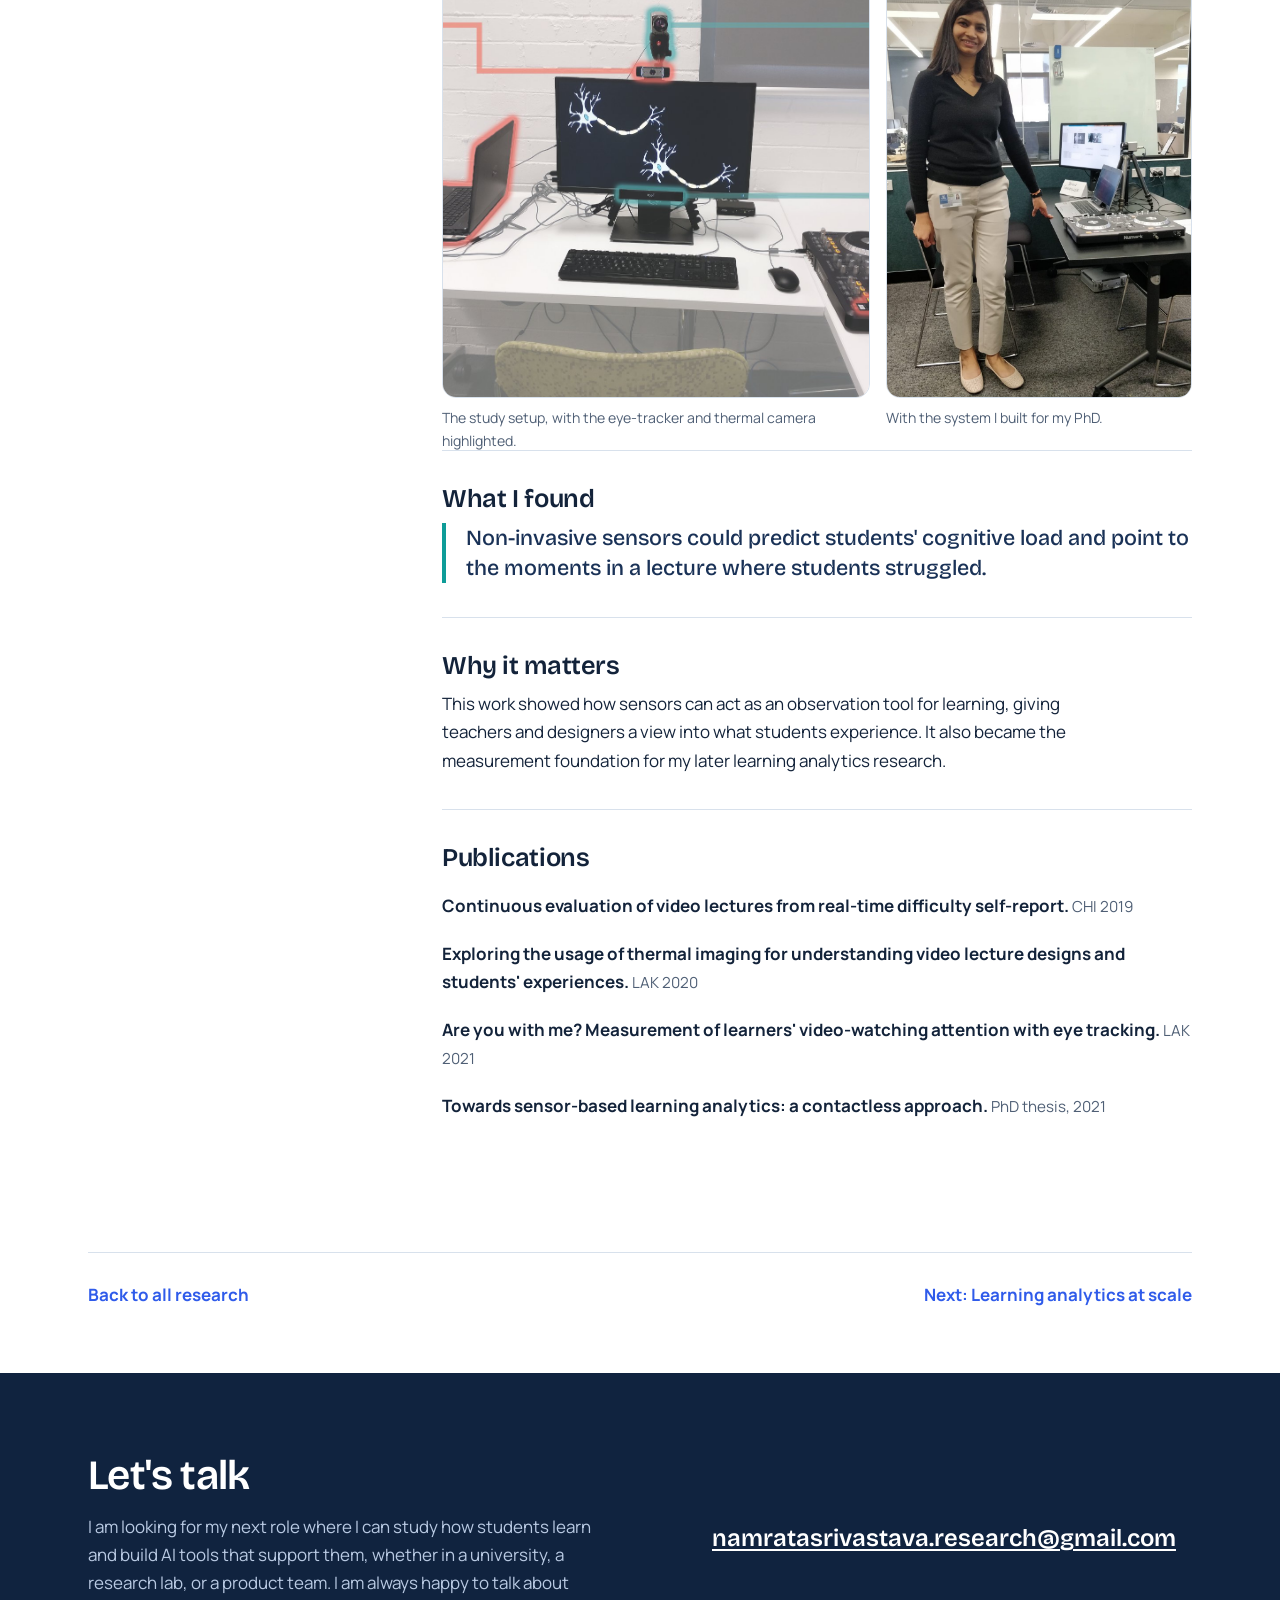
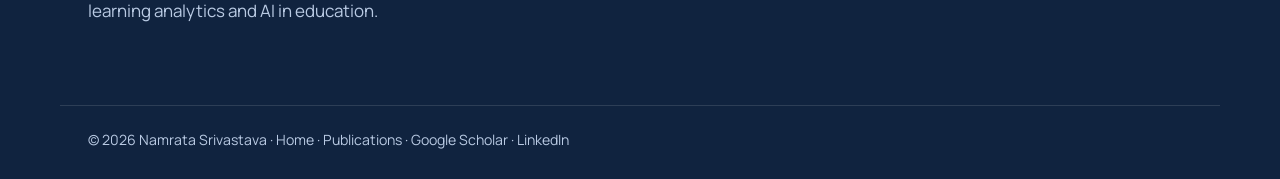
<file: projects/cognitive-load.html>
<!DOCTYPE html>
<html lang="en">
<head>
<meta charset="utf-8">
<meta name="viewport" content="width=device-width, initial-scale=1">
<title>Measuring cognitive load with sensors | Namrata Srivastava</title>
<meta name="description" content="My PhD research: a contactless way to measure students' cognitive load during video lectures using eye-tracking and thermal imaging.">
<link rel="icon" href="/favicon.svg" type="image/svg+xml">
<link rel="apple-touch-icon" href="/apple-touch-icon.png">
<link rel="preconnect" href="https://fonts.googleapis.com">
<link rel="preconnect" href="https://fonts.gstatic.com" crossorigin>
<link href="https://fonts.googleapis.com/css2?family=Bricolage+Grotesque:opsz,wght@12..96,500;12..96,600;12..96,700&family=Manrope:wght@400;500;600;700&display=swap" rel="stylesheet">
<link rel="stylesheet" href="/assets/style.css">
</head>
<body class="era1">
<a class="skip" href="#main">Skip to content</a>
<header class="nav">
  <div class="wrap">
    <a class="name" href="/">Namrata Srivastava</a>
    <nav aria-label="Main"><ul>
      <li><a href="/#research" aria-current="page">Research</a></li>
      <li><a href="/#skills">Skills</a></li>
      <li><a href="/#experience">Experience</a></li>
      <li><a href="/publications">Publications</a></li>
      <li><a href="#contact">Contact</a></li>
      <li><a class="cv" href="/resume.pdf" data-goatcounter-click="resume-download" data-goatcounter-title="Résumé download">Résumé</a></li>
      <li><a class="cv alt" href="/cv.pdf" data-goatcounter-click="cv-download" data-goatcounter-title="Academic CV download">Academic CV</a></li>
    </ul></nav>
  </div>
</header>

<main id="main">
  <section class="p-head">
    <svg class="fixations" aria-hidden="true"></svg>
    <div class="wrap">
      <div class="crumb"><a href="/#research">Research</a> / Sensing learners</div>
      <h1>Can a camera tell when a lecture is too hard?</h1>
      <p class="sum">My PhD built a contactless way to measure students' cognitive load while they watch video lectures, using eye-tracking and thermal imaging.</p>
      <div class="tags"><span class="era-tag">Sensing learners, 2016 to 2021</span><span>Eye-tracking</span><span>Thermal imaging</span><span>Machine learning</span><span>User studies</span></div>
    </div>
  </section>

  <div class="wrap">
    <figure class="p-fig">
      <img src="/images/phd-sensor-learning-analytics.png" alt="Diagram of my PhD: two lab studies, one with an eye-tracker and one with an eye-tracker and thermal camera, feed data collection into sensor-based learning analytics, which supports curriculum improvement, self-regulated learning, and insights about learning behaviour.">
      <figcaption>An overview of my PhD research, from data collection to its uses.</figcaption>
    </figure>

    <div class="p-body">
      <aside class="glance" aria-labelledby="glance-h">
        <h2 id="glance-h">At a glance</h2>
        <dl>
          <dt>Where</dt><dd>University of Melbourne</dd>
          <dt>When</dt><dd>2016 to 2021</dd>
          <dt>Participants</dt><dd>100 students in two lab studies</dd>
          <dt>Sensors</dt><dd>Eye-tracker and thermal camera</dd>
          <dt>Advisors</dt><dd>James Bailey, Eduardo Velloso, Jason Lodge, Sarah Erfani</dd>
          <dt>Published in</dt><dd>CHI, LAK, UbiComp, IMWUT</dd>
        </dl>
      </aside>

      <div class="story">
        <section>
          <h2>The problem</h2>
          <p>In online video lectures, teachers can't see when students are confused or overloaded. Asking students how they feel interrupts their learning, and click data says little about what they experience moment to moment.</p>
        </section>
        <section>
          <h2>What I did</h2>
          <ul class="points">
            <li>Built a system that records students' eye movements and facial temperature in real time, without anything touching the learner.</li>
            <li>Ran two lab studies with 100 students watching video lectures.</li>
            <li>Engineered new gaze and thermal features, and used descriptive analytics, statistical inference, and machine learning to model students' cognitive load.</li>
          </ul>
        </section>
        <section>
          <h2>In the lab</h2>
          <div class="gallery">
            <figure><img src="/images/phd-lab-setup.jpg" alt="The study setup: a monitor showing a lecture slide, a Tobii eye-tracker below the screen and a thermal camera above it, a laptop that records the data, and a hardware controller on the desk."><figcaption>The study setup, with the eye-tracker and thermal camera highlighted.</figcaption></figure>
            <figure><img src="/images/phd-demo.jpg" alt="Namrata standing beside her PhD system: a laptop, a thermal camera on a tripod, and a controller on a desk." style="object-position:center 30%"><figcaption>With the system I built for my PhD.</figcaption></figure>
          </div>
        </section>
        <section>
          <h2>What I found</h2>
          <p class="find">Non-invasive sensors could predict students' cognitive load and point to the moments in a lecture where students struggled.</p>
        </section>
        <section>
          <h2>Why it matters</h2>
          <p>This work showed how sensors can act as an observation tool for learning, giving teachers and designers a view into what students experience. It also became the measurement foundation for my later learning analytics research.</p>
        </section>
        <section>
          <h2>Publications</h2>
          <ul class="pubs">
            <li><b>Continuous evaluation of video lectures from real-time difficulty self-report.</b> <span>CHI 2019</span></li>
            <li><b>Exploring the usage of thermal imaging for understanding video lecture designs and students' experiences.</b> <span>LAK 2020</span></li>
            <li><b>Are you with me? Measurement of learners' video-watching attention with eye tracking.</b> <span>LAK 2021</span></li>
            <li><b>Towards sensor-based learning analytics: a contactless approach.</b> <span>PhD thesis, 2021</span></li>
          </ul>
        </section>
      </div>
    </div>

    <nav class="next-proj" aria-label="More projects">
      <a href="/#research">Back to all research</a>
      <a href="/projects/curriculum-analytics">Next: Learning analytics at scale</a>
    </nav>
  </div>
</main>

<footer class="contact" id="contact">
  <div class="wrap">
    <div><h2>Let's talk</h2><p>I am looking for my next role where I can study how students learn and build AI tools that support them, whether in a university, a research lab, or a product team. I am always happy to talk about learning analytics and AI in education.</p></div>
    <a class="mail" href="mailto:namratasrivastava.research@gmail.com">namratasrivastava.research@gmail.com</a>
  </div>
</footer>
<footer class="foot"><div class="wrap">© 2026 Namrata Srivastava · <a href="/">Home</a> · <a href="/publications">Publications</a> · <a href="https://scholar.google.com/citations?user=GWvdYIoAAAAJ&amp;hl=en">Google Scholar</a> · <a href="https://www.linkedin.com/in/namratasri01">LinkedIn</a></div></footer>
<script src="/assets/site.js"></script>
<script data-goatcounter="https://namratasri.goatcounter.com/count" async src="//gc.zgo.at/count.js"></script>
</body>
</html>
</file>
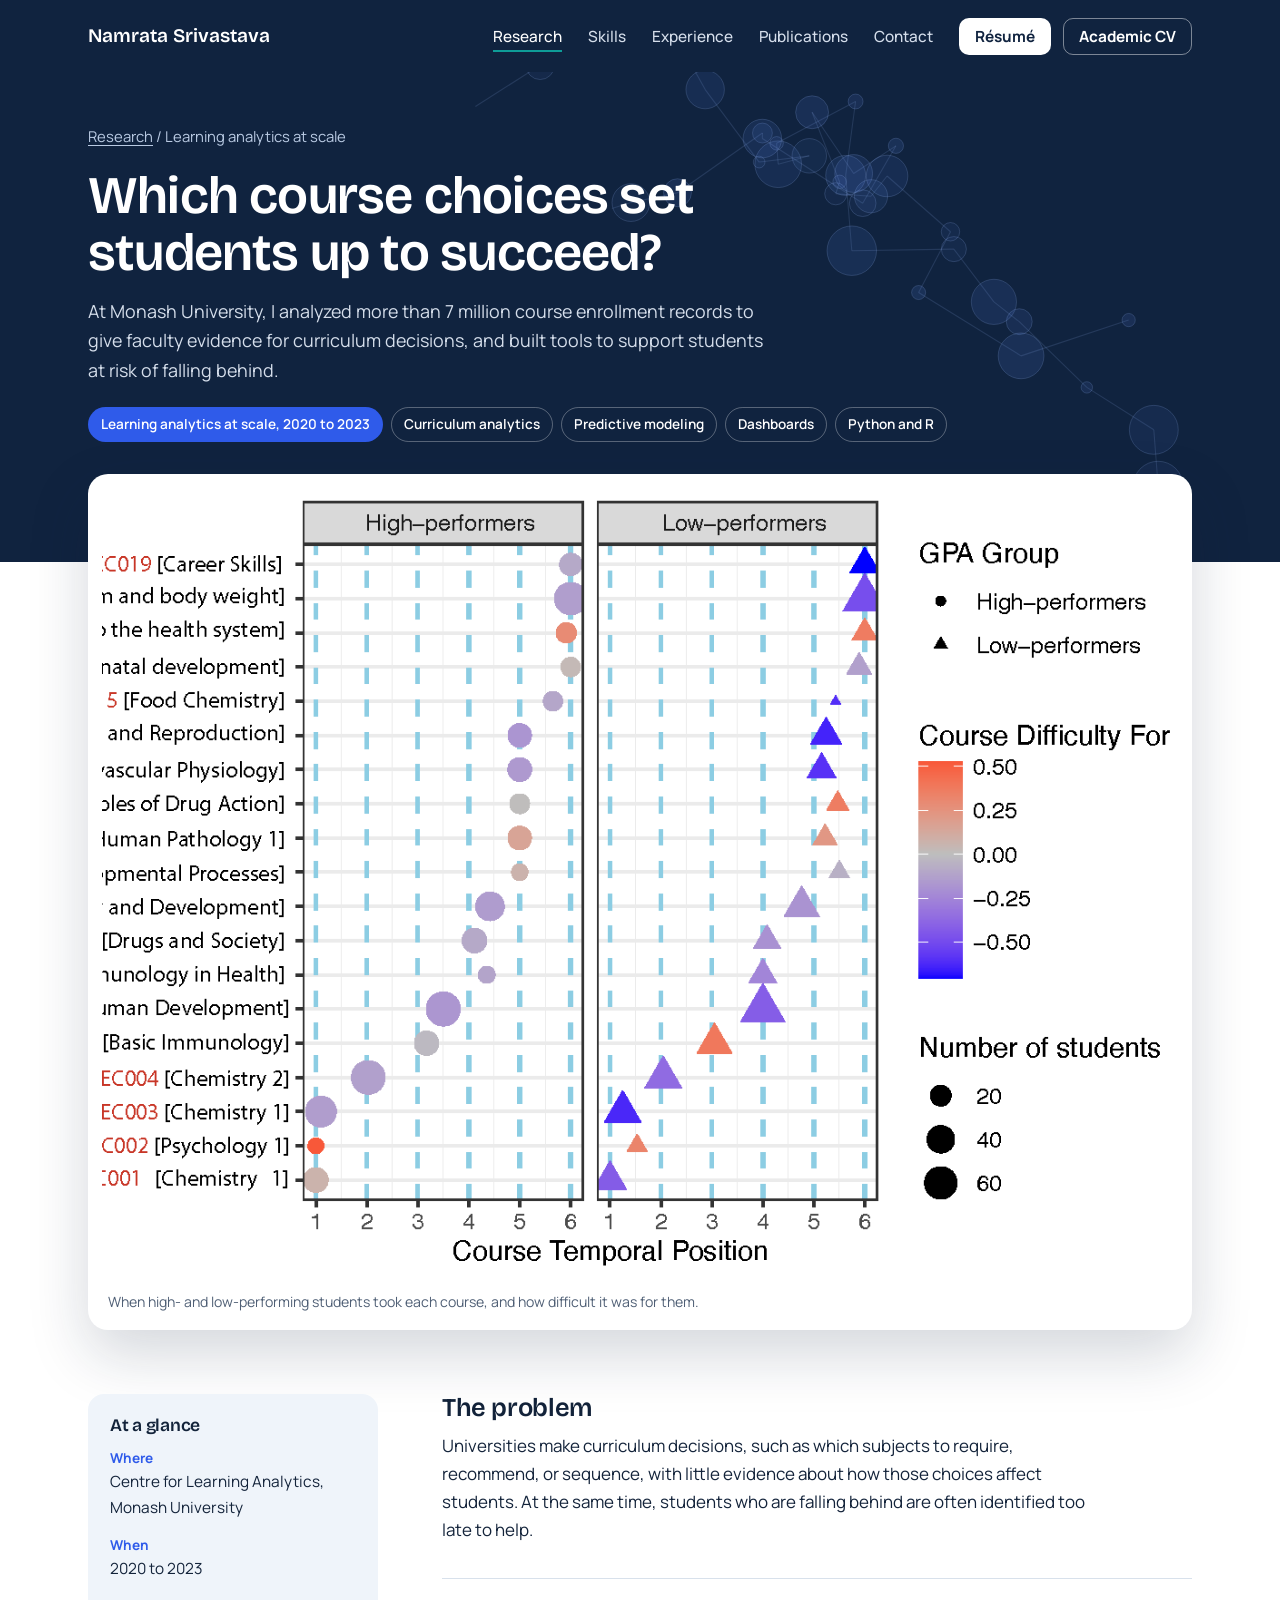
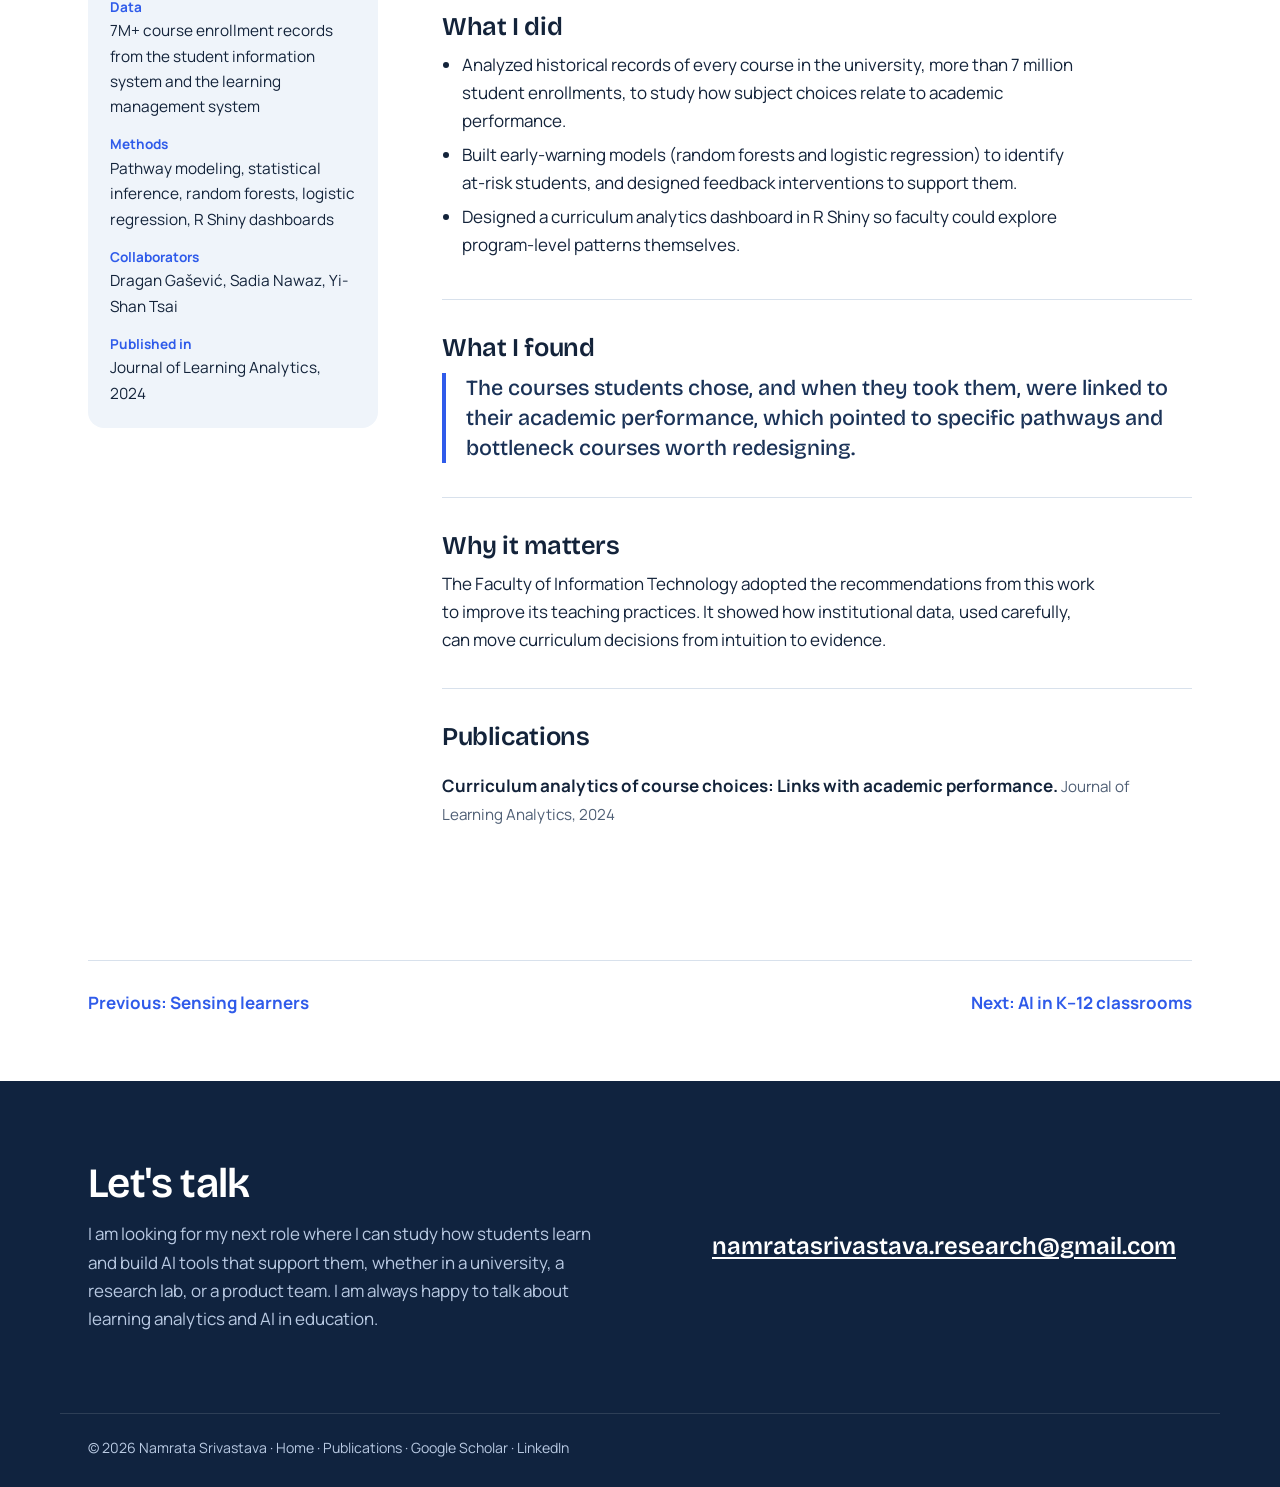
<file: projects/curriculum-analytics.html>
<!DOCTYPE html>
<html lang="en">
<head>
<meta charset="utf-8">
<meta name="viewport" content="width=device-width, initial-scale=1">
<title>Curriculum analytics at scale | Namrata Srivastava</title>
<meta name="description" content="Learning analytics on 7M+ course enrollments at Monash University to inform curriculum decisions and support at-risk students.">
<link rel="icon" href="/favicon.svg" type="image/svg+xml">
<link rel="apple-touch-icon" href="/apple-touch-icon.png">
<link rel="preconnect" href="https://fonts.googleapis.com">
<link rel="preconnect" href="https://fonts.gstatic.com" crossorigin>
<link href="https://fonts.googleapis.com/css2?family=Bricolage+Grotesque:opsz,wght@12..96,500;12..96,600;12..96,700&family=Manrope:wght@400;500;600;700&display=swap" rel="stylesheet">
<link rel="stylesheet" href="/assets/style.css">
</head>
<body class="era2">
<a class="skip" href="#main">Skip to content</a>
<header class="nav">
  <div class="wrap">
    <a class="name" href="/">Namrata Srivastava</a>
    <nav aria-label="Main"><ul>
      <li><a href="/#research" aria-current="page">Research</a></li>
      <li><a href="/#skills">Skills</a></li>
      <li><a href="/#experience">Experience</a></li>
      <li><a href="/publications">Publications</a></li>
      <li><a href="#contact">Contact</a></li>
      <li><a class="cv" href="/resume.pdf" data-goatcounter-click="resume-download" data-goatcounter-title="Résumé download">Résumé</a></li>
      <li><a class="cv alt" href="/cv.pdf" data-goatcounter-click="cv-download" data-goatcounter-title="Academic CV download">Academic CV</a></li>
    </ul></nav>
  </div>
</header>

<main id="main">
  <section class="p-head">
    <svg class="fixations" aria-hidden="true"></svg>
    <div class="wrap">
      <div class="crumb"><a href="/#research">Research</a> / Learning analytics at scale</div>
      <h1>Which course choices set students up to succeed?</h1>
      <p class="sum">At Monash University, I analyzed more than 7 million course enrollment records to give faculty evidence for curriculum decisions, and built tools to support students at risk of falling behind.</p>
      <div class="tags"><span class="era-tag">Learning analytics at scale, 2020 to 2023</span><span>Curriculum analytics</span><span>Predictive modeling</span><span>Dashboards</span><span>Python and R</span></div>
    </div>
  </section>

  <div class="wrap">
    <figure class="p-fig">
      <img src="/images/course-choices-plot.png" alt="Dot plot comparing high-performing and low-performing students. For each course, it shows when in their degree students took it, how many took it, and how difficult it was for that group.">
      <figcaption>When high- and low-performing students took each course, and how difficult it was for them.</figcaption>
    </figure>

    <div class="p-body">
      <aside class="glance" aria-labelledby="glance-h">
        <h2 id="glance-h">At a glance</h2>
        <dl>
          <dt>Where</dt><dd>Centre for Learning Analytics, Monash University</dd>
          <dt>When</dt><dd>2020 to 2023</dd>
          <dt>Data</dt><dd>7M+ course enrollment records from the student information system and the learning management system</dd>
          <dt>Methods</dt><dd>Pathway modeling, statistical inference, random forests, logistic regression, R Shiny dashboards</dd>
          <dt>Collaborators</dt><dd>Dragan Gašević, Sadia Nawaz, Yi-Shan Tsai</dd>
          <dt>Published in</dt><dd>Journal of Learning Analytics, 2024</dd>
        </dl>
      </aside>

      <div class="story">
        <section>
          <h2>The problem</h2>
          <p>Universities make curriculum decisions, such as which subjects to require, recommend, or sequence, with little evidence about how those choices affect students. At the same time, students who are falling behind are often identified too late to help.</p>
        </section>
        <section>
          <h2>What I did</h2>
          <ul class="points">
            <li>Analyzed historical records of every course in the university, more than 7 million student enrollments, to study how subject choices relate to academic performance.</li>
            <li>Built early-warning models (random forests and logistic regression) to identify at-risk students, and designed feedback interventions to support them.</li>
            <li>Designed a curriculum analytics dashboard in R Shiny so faculty could explore program-level patterns themselves.</li>
          </ul>
        </section>
        <section>
          <h2>What I found</h2>
          <p class="find">The courses students chose, and when they took them, were linked to their academic performance, which pointed to specific pathways and bottleneck courses worth redesigning.</p>
        </section>
        <section>
          <h2>Why it matters</h2>
          <p>The Faculty of Information Technology adopted the recommendations from this work to improve its teaching practices. It showed how institutional data, used carefully, can move curriculum decisions from intuition to evidence.</p>
        </section>
        <section>
          <h2>Publications</h2>
          <ul class="pubs">
            <li><b>Curriculum analytics of course choices: Links with academic performance.</b> <span>Journal of Learning Analytics, 2024</span></li>
          </ul>
        </section>
      </div>
    </div>

    <nav class="next-proj" aria-label="More projects">
      <a href="/projects/cognitive-load">Previous: Sensing learners</a>
      <a href="/projects/scistory">Next: AI in K–12 classrooms</a>
    </nav>
  </div>
</main>

<footer class="contact" id="contact">
  <div class="wrap">
    <div><h2>Let's talk</h2><p>I am looking for my next role where I can study how students learn and build AI tools that support them, whether in a university, a research lab, or a product team. I am always happy to talk about learning analytics and AI in education.</p></div>
    <a class="mail" href="mailto:namratasrivastava.research@gmail.com">namratasrivastava.research@gmail.com</a>
  </div>
</footer>
<footer class="foot"><div class="wrap">© 2026 Namrata Srivastava · <a href="/">Home</a> · <a href="/publications">Publications</a> · <a href="https://scholar.google.com/citations?user=GWvdYIoAAAAJ&amp;hl=en">Google Scholar</a> · <a href="https://www.linkedin.com/in/namratasri01">LinkedIn</a></div></footer>
<script src="/assets/site.js"></script>
<script data-goatcounter="https://namratasri.goatcounter.com/count" async src="//gc.zgo.at/count.js"></script>
</body>
</html>
</file>
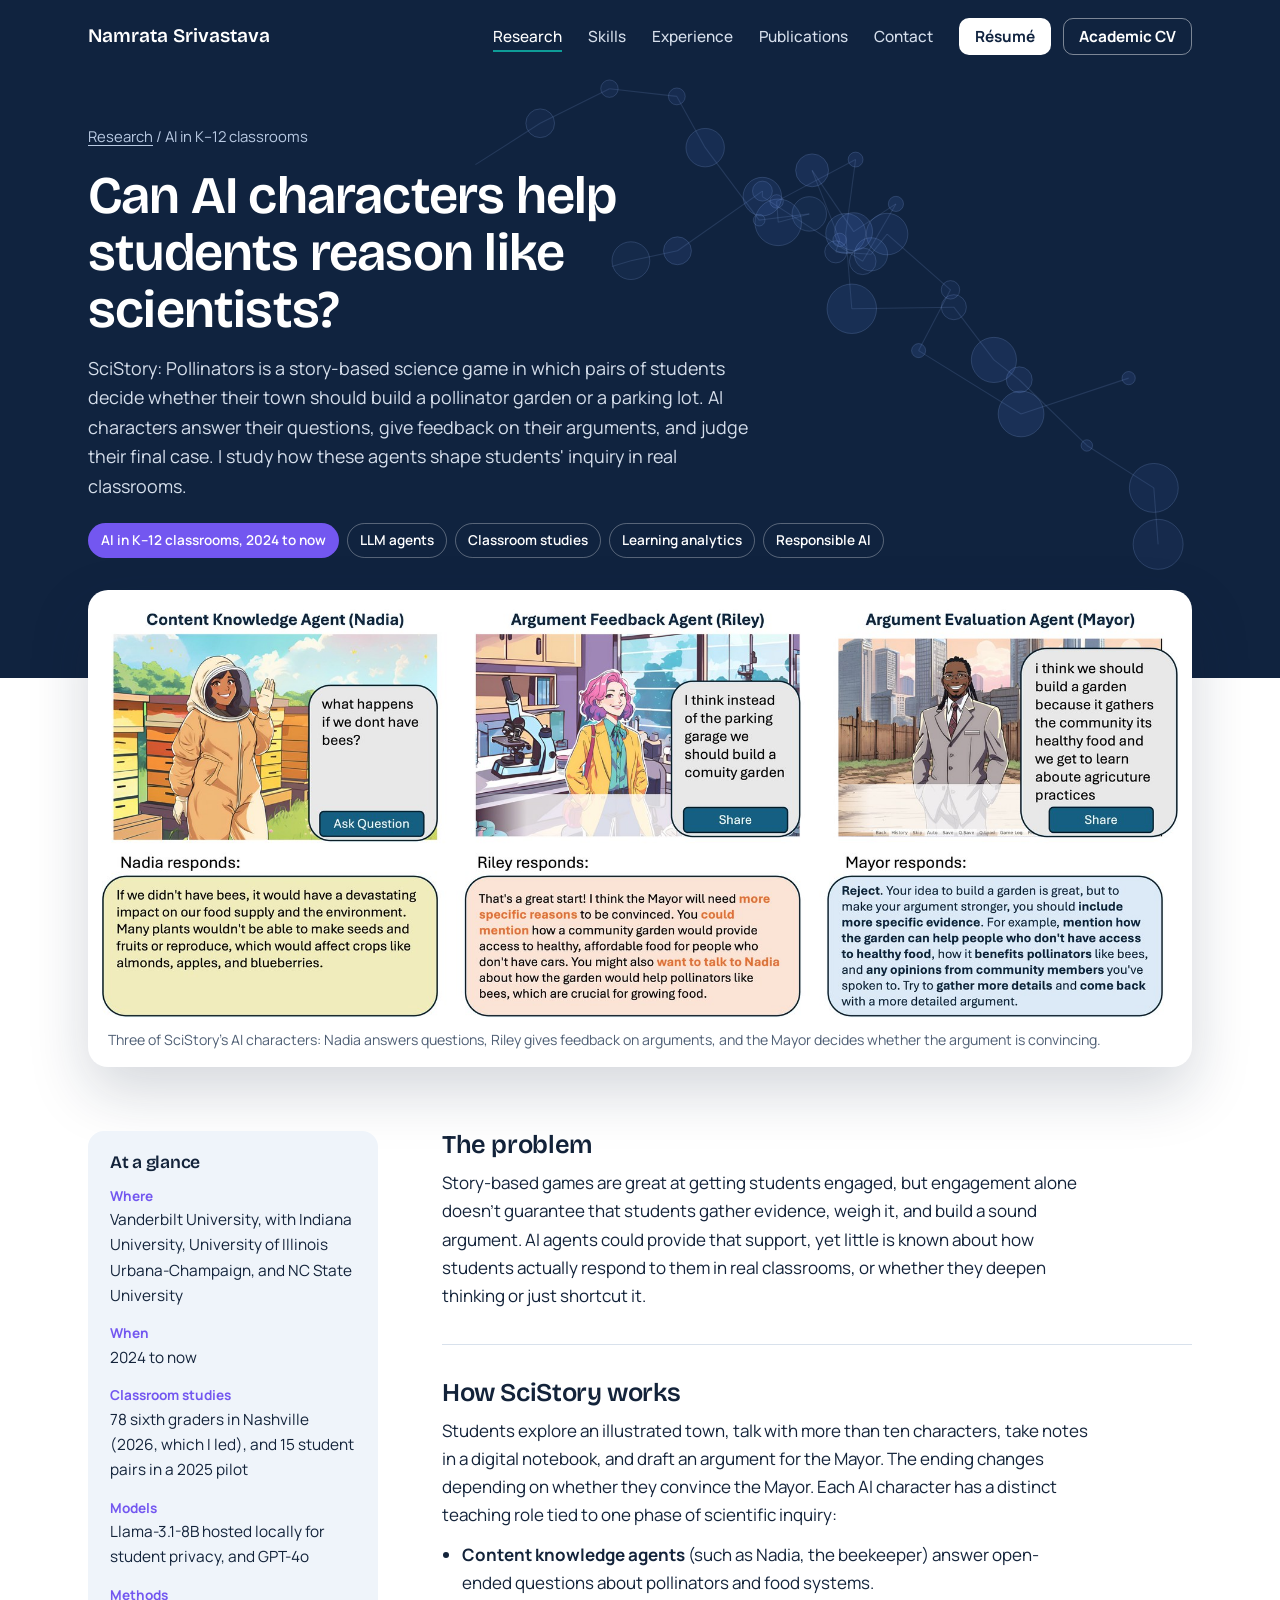
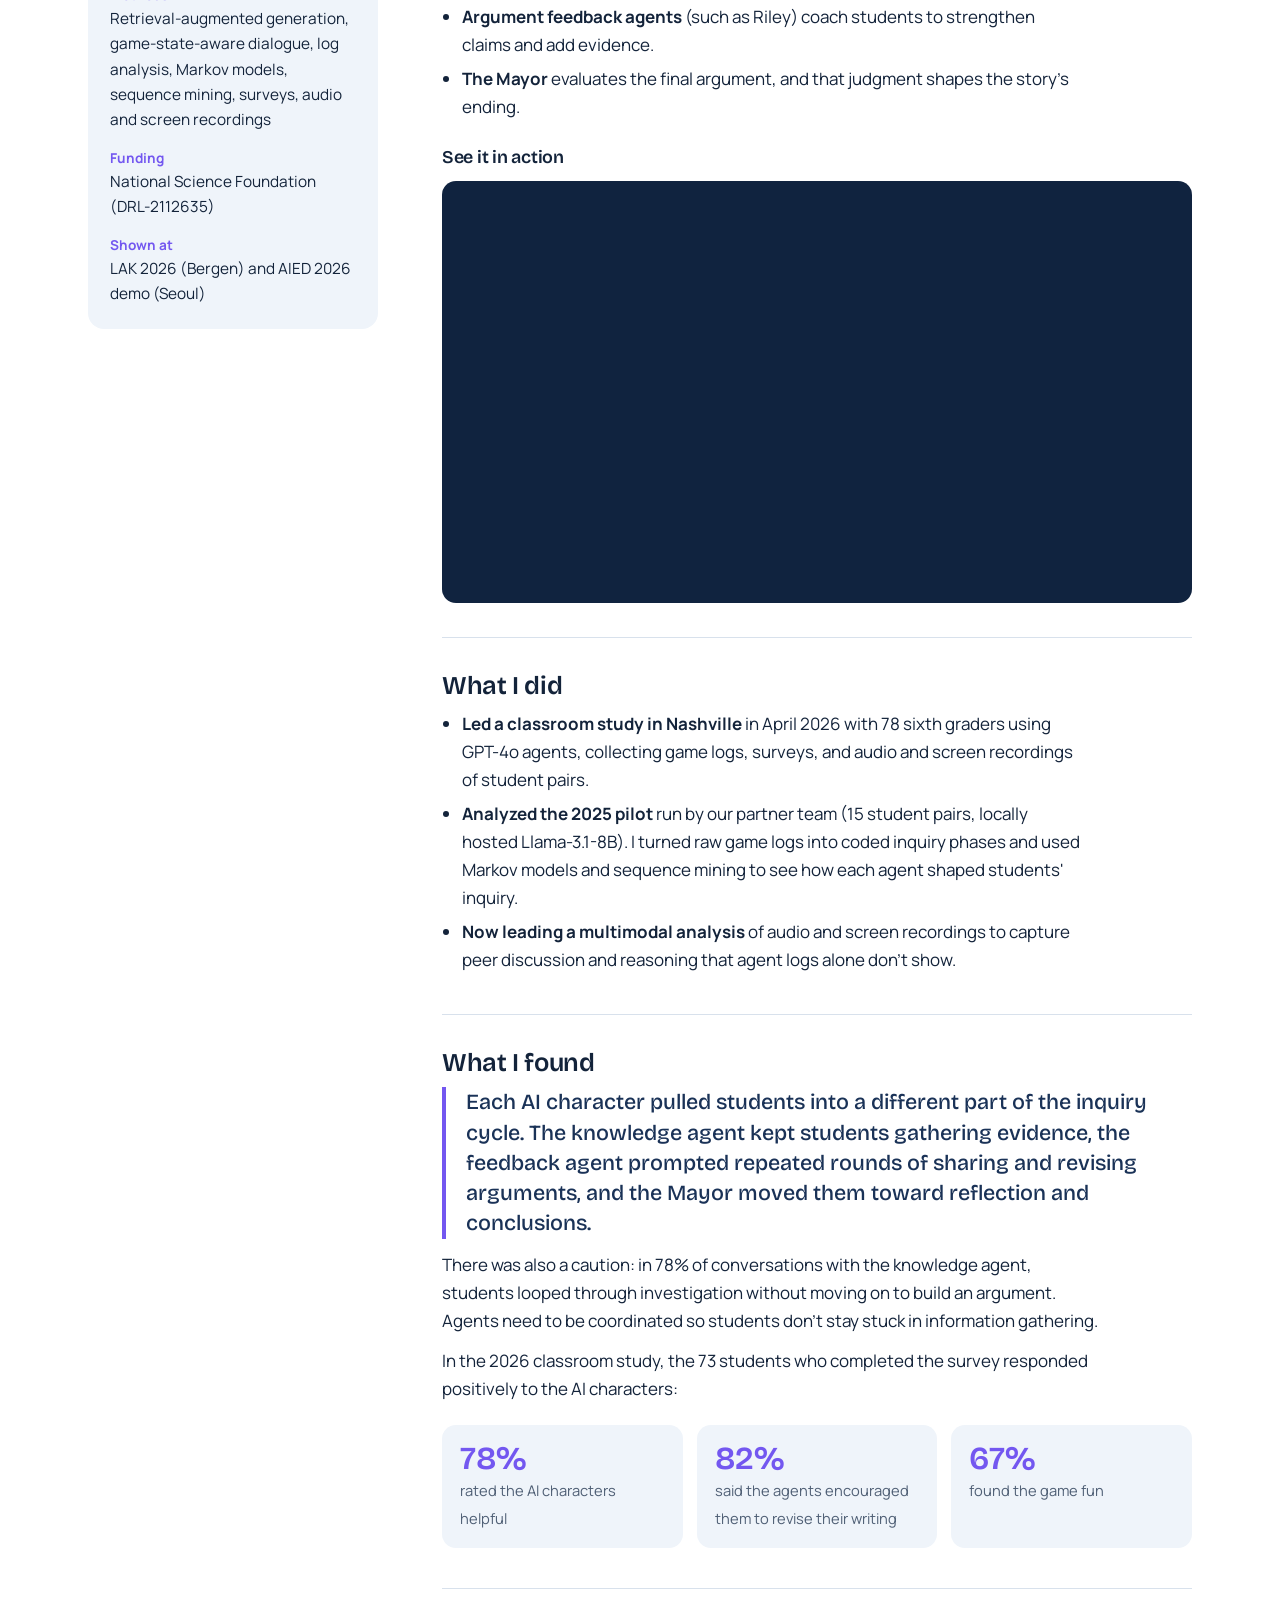
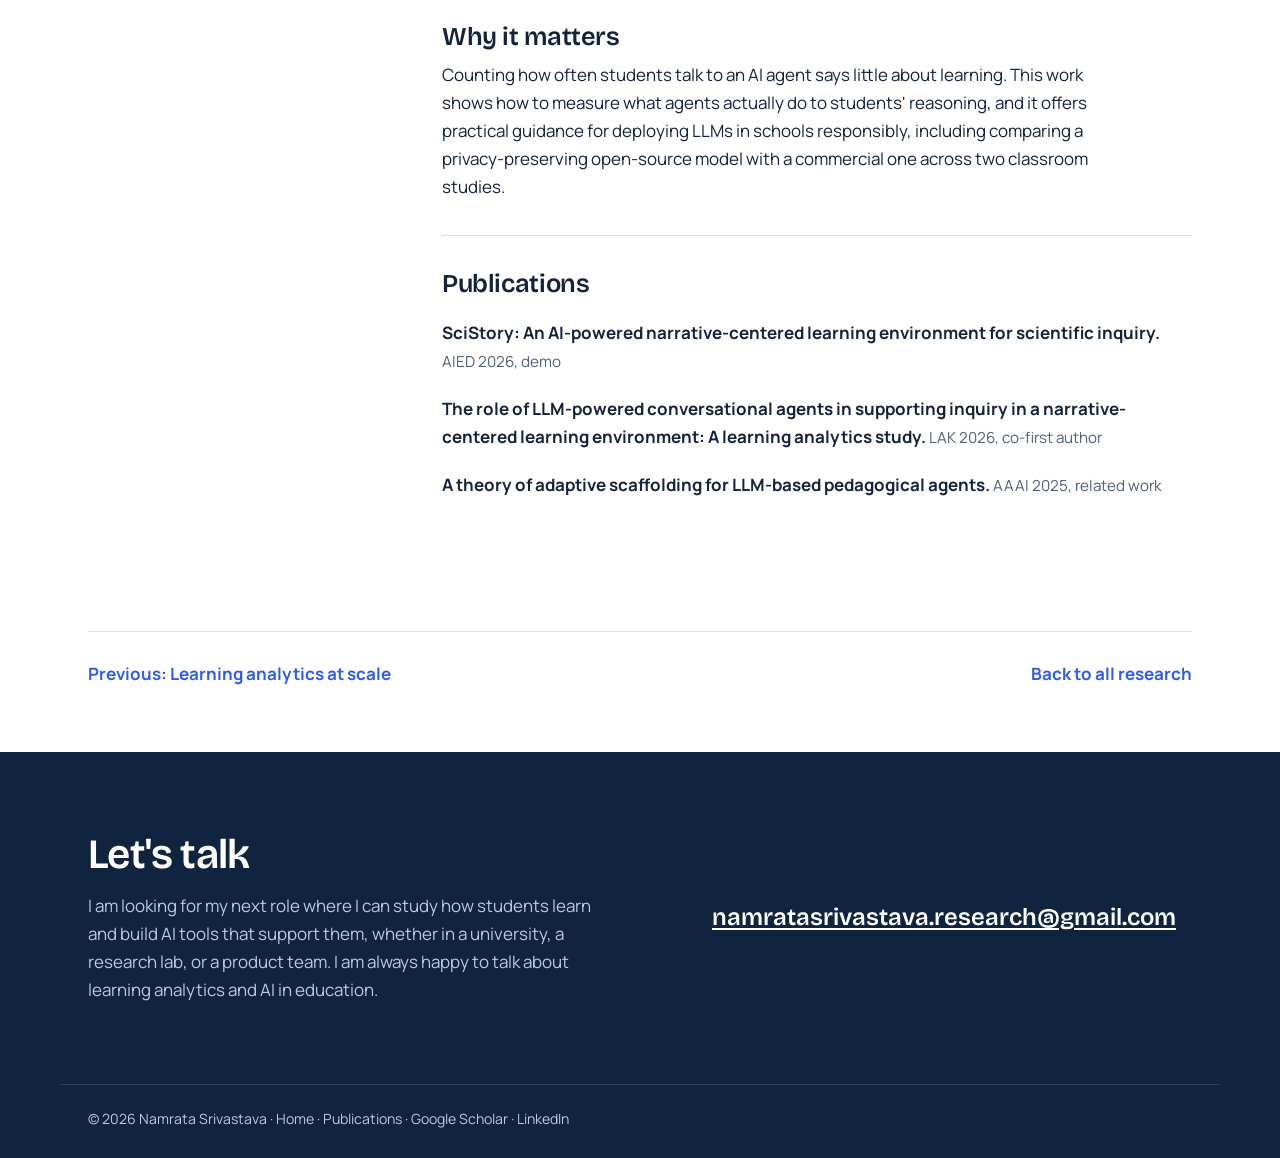
<file: projects/scistory.html>
<!DOCTYPE html>
<html lang="en">
<head>
<meta charset="utf-8">
<meta name="viewport" content="width=device-width, initial-scale=1">
<title>SciStory: AI characters for scientific inquiry | Namrata Srivastava</title>
<meta name="description" content="SciStory is a story-based science game in which AI characters help students gather evidence and build arguments. I study how the agents shape students' inquiry in real classrooms.">
<link rel="icon" href="/favicon.svg" type="image/svg+xml">
<link rel="apple-touch-icon" href="/apple-touch-icon.png">
<link rel="preconnect" href="https://fonts.googleapis.com">
<link rel="preconnect" href="https://fonts.gstatic.com" crossorigin>
<link href="https://fonts.googleapis.com/css2?family=Bricolage+Grotesque:opsz,wght@12..96,500;12..96,600;12..96,700&family=Manrope:wght@400;500;600;700&display=swap" rel="stylesheet">
<link rel="stylesheet" href="/assets/style.css">
</head>
<body class="era3">
<a class="skip" href="#main">Skip to content</a>
<header class="nav">
  <div class="wrap">
    <a class="name" href="/">Namrata Srivastava</a>
    <nav aria-label="Main"><ul>
      <li><a href="/#research" aria-current="page">Research</a></li>
      <li><a href="/#skills">Skills</a></li>
      <li><a href="/#experience">Experience</a></li>
      <li><a href="/publications">Publications</a></li>
      <li><a href="#contact">Contact</a></li>
      <li><a class="cv" href="/resume.pdf" data-goatcounter-click="resume-download" data-goatcounter-title="Résumé download">Résumé</a></li>
      <li><a class="cv alt" href="/cv.pdf" data-goatcounter-click="cv-download" data-goatcounter-title="Academic CV download">Academic CV</a></li>
    </ul></nav>
  </div>
</header>

<main id="main">
  <section class="p-head">
    <svg class="fixations" aria-hidden="true"></svg>
    <div class="wrap">
      <div class="crumb"><a href="/#research">Research</a> / AI in K–12 classrooms</div>
      <h1>Can AI characters help students reason like scientists?</h1>
      <p class="sum">SciStory: Pollinators is a story-based science game in which pairs of students decide whether their town should build a pollinator garden or a parking lot. AI characters answer their questions, give feedback on their arguments, and judge their final case. I study how these agents shape students' inquiry in real classrooms.</p>
      <div class="tags"><span class="era-tag">AI in K–12 classrooms, 2024 to now</span><span>LLM agents</span><span>Classroom studies</span><span>Learning analytics</span><span>Responsible AI</span></div>
    </div>
  </section>

  <div class="wrap">
    <figure class="p-fig">
      <img src="/images/scistory-agents.jpg" alt="Three AI characters in SciStory. Nadia, a beekeeper, answers a student's question about what happens without bees. Riley, a scientist, gives feedback that the student's argument for a community garden needs more specific reasons. The Mayor rejects a first argument and asks for more specific evidence.">
      <figcaption>Three of SciStory's AI characters: Nadia answers questions, Riley gives feedback on arguments, and the Mayor decides whether the argument is convincing.</figcaption>
    </figure>

    <div class="p-body">
      <aside class="glance" aria-labelledby="glance-h">
        <h2 id="glance-h">At a glance</h2>
        <dl>
          <dt>Where</dt><dd>Vanderbilt University, with Indiana University, University of Illinois Urbana-Champaign, and NC State University</dd>
          <dt>When</dt><dd>2024 to now</dd>
          <dt>Classroom studies</dt><dd>78 sixth graders in Nashville (2026, which I led), and 15 student pairs in a 2025 pilot</dd>
          <dt>Models</dt><dd>Llama-3.1-8B hosted locally for student privacy, and GPT-4o</dd>
          <dt>Methods</dt><dd>Retrieval-augmented generation, game-state-aware dialogue, log analysis, Markov models, sequence mining, surveys, audio and screen recordings</dd>
          <dt>Funding</dt><dd>National Science Foundation (DRL-2112635)</dd>
          <dt>Shown at</dt><dd>LAK 2026 (Bergen) and AIED 2026 demo (Seoul)</dd>
        </dl>
      </aside>

      <div class="story">
        <section>
          <h2>The problem</h2>
          <p>Story-based games are great at getting students engaged, but engagement alone doesn't guarantee that students gather evidence, weigh it, and build a sound argument. AI agents could provide that support, yet little is known about how students actually respond to them in real classrooms, or whether they deepen thinking or just shortcut it.</p>
        </section>

        <section>
          <h2>How SciStory works</h2>
          <p>Students explore an illustrated town, talk with more than ten characters, take notes in a digital notebook, and draft an argument for the Mayor. The ending changes depending on whether they convince the Mayor. Each AI character has a distinct teaching role tied to one phase of scientific inquiry:</p>
          <ul class="points">
            <li><b>Content knowledge agents</b> (such as Nadia, the beekeeper) answer open-ended questions about pollinators and food systems.</li>
            <li><b>Argument feedback agents</b> (such as Riley) coach students to strengthen claims and add evidence.</li>
            <li><b>The Mayor</b> evaluates the final argument, and that judgment shapes the story's ending.</li>
          </ul>
          <h3>See it in action</h3>
          <div class="video">
            <iframe src="https://www.youtube-nocookie.com/embed/9bTEOeRFYo4" title="SciStory demo video" loading="lazy" allow="accelerometer; encrypted-media; gyroscope; picture-in-picture; fullscreen" allowfullscreen></iframe>
          </div>
        </section>

        <section>
          <h2>What I did</h2>
          <ul class="points">
            <li><b>Led a classroom study in Nashville</b> in April 2026 with 78 sixth graders using GPT-4o agents, collecting game logs, surveys, and audio and screen recordings of student pairs.</li>
            <li><b>Analyzed the 2025 pilot</b> run by our partner team (15 student pairs, locally hosted Llama-3.1-8B). I turned raw game logs into coded inquiry phases and used Markov models and sequence mining to see how each agent shaped students' inquiry.</li>
            <li><b>Now leading a multimodal analysis</b> of audio and screen recordings to capture peer discussion and reasoning that agent logs alone don't show.</li>
          </ul>
        </section>

        <section>
          <h2>What I found</h2>
          <p class="find">Each AI character pulled students into a different part of the inquiry cycle. The knowledge agent kept students gathering evidence, the feedback agent prompted repeated rounds of sharing and revising arguments, and the Mayor moved them toward reflection and conclusions.</p>
          <p>There was also a caution: in 78% of conversations with the knowledge agent, students looped through investigation without moving on to build an argument. Agents need to be coordinated so students don't stay stuck in information gathering.</p>
          <p>In the 2026 classroom study, the 73 students who completed the survey responded positively to the AI characters:</p>
          <div class="results">
            <div><b>78%</b><span>rated the AI characters helpful</span></div>
            <div><b>82%</b><span>said the agents encouraged them to revise their writing</span></div>
            <div><b>67%</b><span>found the game fun</span></div>
          </div>
        </section>

        <section>
          <h2>Why it matters</h2>
          <p>Counting how often students talk to an AI agent says little about learning. This work shows how to measure what agents actually do to students' reasoning, and it offers practical guidance for deploying LLMs in schools responsibly, including comparing a privacy-preserving open-source model with a commercial one across two classroom studies.</p>
        </section>

        <section>
          <h2>Publications</h2>
          <ul class="pubs">
            <li><b>SciStory: An AI-powered narrative-centered learning environment for scientific inquiry.</b> <span>AIED 2026, demo</span></li>
            <li><b>The role of LLM-powered conversational agents in supporting inquiry in a narrative-centered learning environment: A learning analytics study.</b> <span>LAK 2026, co-first author</span></li>
            <li><b>A theory of adaptive scaffolding for LLM-based pedagogical agents.</b> <span>AAAI 2025, related work</span></li>
          </ul>
        </section>
      </div>
    </div>

    <nav class="next-proj" aria-label="More projects">
      <a href="/projects/curriculum-analytics">Previous: Learning analytics at scale</a>
      <a href="/#research">Back to all research</a>
    </nav>
  </div>
</main>

<footer class="contact" id="contact">
  <div class="wrap">
    <div><h2>Let's talk</h2><p>I am looking for my next role where I can study how students learn and build AI tools that support them, whether in a university, a research lab, or a product team. I am always happy to talk about learning analytics and AI in education.</p></div>
    <a class="mail" href="mailto:namratasrivastava.research@gmail.com">namratasrivastava.research@gmail.com</a>
  </div>
</footer>
<footer class="foot"><div class="wrap">© 2026 Namrata Srivastava · <a href="/">Home</a> · <a href="/publications">Publications</a> · <a href="https://scholar.google.com/citations?user=GWvdYIoAAAAJ&amp;hl=en">Google Scholar</a> · <a href="https://www.linkedin.com/in/namratasri01">LinkedIn</a></div></footer>
<script src="/assets/site.js"></script>
<script data-goatcounter="https://namratasri.goatcounter.com/count" async src="//gc.zgo.at/count.js"></script>
</body>
</html>
</file>
<file: assets/style.css>
/* namratasri.com — shared styles */
:root {
  --midnight: #10233F;
  --midnight-2: #1A3257;
  --ink: #13233A;
  --ink-soft: #4F5F75;
  --mist: #EFF4FA;
  --line: #D8E1EC;
  --white: #FFFFFF;
  --teal: #0E9C98;   --teal-deep: #0B7F7C; --teal-wash: #E1F5F4;
  --cobalt: #2F5BEA; --cobalt-wash: #E7EDFE;
  --violet: #7357F0; --violet-wash: #EFEBFE;
  --ice: #B9CAE3;
  --display: "Bricolage Grotesque", "Segoe UI", system-ui, sans-serif;
  --body: "Manrope", "Segoe UI", system-ui, sans-serif;
}
* { box-sizing: border-box; }
html { scroll-behavior: smooth; }
body { margin: 0; font-family: var(--body); font-size: 1.0625rem; line-height: 1.65; color: var(--ink); background: var(--white); }
a { color: var(--cobalt); text-underline-offset: 3px; }
:focus-visible { outline: 3px solid var(--teal); outline-offset: 3px; border-radius: 6px; }
img { max-width: 100%; display: block; }
.wrap { max-width: 1160px; margin: 0 auto; padding: 0 28px; }
h1, h2, h3 { font-family: var(--display); letter-spacing: -.015em; }
h2 { font-size: clamp(1.9rem, 3.4vw, 2.6rem); font-weight: 600; line-height: 1.1; margin: 0 0 14px; }
.lede { color: var(--ink-soft); max-width: 62ch; margin: 0; font-size: 1.1rem; }
.skip { position: absolute; left: -999px; top: 8px; background: var(--white); color: var(--ink); padding: 8px 14px; border-radius: 8px; z-index: 10; }
.skip:focus { left: 8px; }

/* Nav */
.nav { background: var(--midnight); color: var(--white); position: relative; z-index: 2; }
.nav .wrap { display: flex; align-items: center; justify-content: space-between; gap: 18px; min-height: 72px; flex-wrap: wrap; padding-top: 8px; padding-bottom: 8px; }
.nav .name { font-family: var(--display); font-weight: 600; font-size: 1.2rem; color: var(--white); text-decoration: none; }
.nav ul { list-style: none; display: flex; gap: 26px; margin: 0; padding: 0; flex-wrap: wrap; align-items: center; }
.nav ul a { color: #D5DEEB; text-decoration: none; font-weight: 500; font-size: .96rem; }
.nav ul a:hover, .nav ul a[aria-current="page"] { color: var(--white); }
.nav .cv { background: var(--white); color: var(--midnight); padding: 8px 16px; border-radius: 10px; font-weight: 700; }
.nav .cv:hover { color: var(--midnight); background: var(--cobalt-wash); }

/* Faint gaze-fixation pattern behind dark headers */
.fixations { position: absolute; inset: 0; width: 100%; height: 100%; pointer-events: none; }

/* Hero */
.hero { background: var(--midnight); color: var(--white); position: relative; overflow: hidden; padding: 56px 0 96px; }
.hero .wrap { position: relative; display: grid; grid-template-columns: 1.15fr .95fr; gap: 64px; align-items: center; }
.person { display: flex; align-items: center; gap: 16px; margin-bottom: 30px; }
.avatar { width: 64px; height: 64px; border-radius: 50%; background: linear-gradient(135deg, var(--teal), var(--cobalt)); display: grid; place-items: center; flex: none; box-shadow: 0 0 0 3px rgba(255,255,255,.18); overflow: hidden; }
.avatar img { width: 100%; height: 100%; object-fit: cover; }
.avatar span { font-family: var(--display); font-weight: 600; color: var(--white); font-size: 1.3rem; }
.avatar.big { width: 84px; height: 84px; }
.person p { margin: 0; line-height: 1.4; }
.person .n { font-weight: 700; }
.person .r { color: var(--ice); font-size: .97rem; }
.hero h1 { font-size: clamp(2rem, 3.6vw, 2.9rem); font-weight: 600; line-height: 1.1; margin: 0 0 34px; max-width: 22ch; }
.actions { display: flex; flex-wrap: wrap; gap: 10px; align-items: center; }
.btn { display: inline-block; text-decoration: none; font-weight: 700; font-size: .95rem; padding: 11px 20px; border-radius: 10px; }
.btn.primary { background: var(--teal); color: var(--white); }
.btn.primary:hover { background: var(--teal-deep); }
.btn.light { background: var(--white); color: var(--midnight); }
.btn.light:hover { background: var(--cobalt-wash); }
.btn.ghost { color: var(--white); border: 1px solid rgba(255,255,255,.28); padding: 10px 16px; }
.btn.ghost:hover { border-color: var(--white); }

/* Chat */
.chat { background: var(--white); color: var(--ink); border-radius: 20px; box-shadow: 0 30px 70px rgba(3,12,28,.45); overflow: hidden; }
.chat-head { padding: 16px 20px; display: flex; align-items: center; gap: 12px; border-bottom: 1px solid var(--line); }
.chat-head .avatar { width: 40px; height: 40px; box-shadow: none; }
.chat-head .avatar span { font-size: .9rem; }
.chat-head strong { display: block; font-family: var(--display); font-weight: 600; font-size: 1.05rem; }
.chat-head small { color: var(--ink-soft); font-size: .85rem; }
.chat-log { padding: 20px; display: flex; flex-direction: column; gap: 12px; max-height: 300px; min-height: 170px; overflow-y: auto; }
.msg { max-width: 86%; padding: 11px 15px; font-size: .96rem; line-height: 1.5; }
.msg.me { align-self: flex-end; background: var(--cobalt); color: var(--white); border-radius: 16px 16px 4px 16px; }
.msg.bot { align-self: flex-start; background: var(--mist); border-radius: 16px 16px 16px 4px; }
.chips { display: flex; flex-wrap: wrap; gap: 8px; padding: 14px 20px 18px; border-top: 1px solid var(--line); background: #FAFCFE; }
.chips button { font: inherit; font-size: .88rem; font-weight: 600; color: var(--cobalt); background: var(--white); border: 1px solid #C9D6F8; padding: 7px 13px; border-radius: 999px; cursor: pointer; }
.chips button:hover { background: var(--cobalt-wash); }
.chips button:disabled { color: var(--ink-soft); border-color: var(--line); opacity: .6; cursor: default; }

/* Journey timeline */
.journey { padding: 96px 0 72px; }
.journey-head { display: grid; grid-template-columns: 1fr 1fr; gap: 48px; align-items: end; margin-bottom: 24px; }
.curve { width: 100%; height: auto; display: block; margin: 8px 0 0; overflow: visible; }
.curve .track { fill: none; stroke: var(--line); stroke-width: 2; }
.curve .draw { fill: none; stroke: url(#eraGrad); stroke-width: 5; stroke-linecap: round; }
.curve .node { stroke: var(--white); stroke-width: 5; }
.curve text { font-family: var(--display); font-weight: 600; font-size: 22px; fill: var(--ink); }
.eras { display: grid; grid-template-columns: repeat(3, 1fr); gap: 28px; margin-top: 8px; }
.era { display: flex; flex-direction: column; }
.era .fig { aspect-ratio: 16/10; border-radius: 16px; overflow: hidden; background: var(--mist); border: 1px solid var(--line); margin-bottom: 20px; position: relative; }
.era .fig img { width: 100%; height: 100%; object-fit: cover; object-position: left center; }
.era .fig svg { width: 100%; height: 100%; display: block; }
.era .fig.contain { background: var(--white); }
.era .fig.contain img { object-fit: contain; object-position: center; padding: 8px; }
.era h3 { font-size: 1.45rem; font-weight: 600; margin: 0 0 4px; line-height: 1.2; }
.era .span { font-weight: 700; font-size: .92rem; margin: 0 0 14px; }
.e1 .span { color: var(--teal-deep); } .e2 .span { color: var(--cobalt); } .e3 .span { color: var(--violet); }
.era ul { list-style: none; margin: 0; padding: 0; border-top: 2px solid var(--line); }
.e1 ul { border-top-color: var(--teal); } .e2 ul { border-top-color: var(--cobalt); } .e3 ul { border-top-color: var(--violet); }
.era li { border-bottom: 1px solid var(--line); padding: 12px 0; }
.era li a { display: block; text-decoration: none; color: var(--ink); }
.era li b { display: block; font-weight: 700; font-size: .98rem; line-height: 1.35; }
.era li span { display: block; color: var(--ink-soft); font-size: .88rem; margin-top: 2px; }
.era li a b { color: var(--cobalt); }
.era li a:hover b { text-decoration: underline; text-underline-offset: 3px; }
.era-note { font-size: .88rem; color: var(--ink-soft); margin: 18px 0 0; }
.era-note b { color: var(--cobalt); }
.bridge { margin-top: 44px; font-family: var(--display); font-size: clamp(1.25rem, 2.2vw, 1.6rem); font-weight: 500; line-height: 1.35; max-width: 34ch; color: var(--midnight-2); }

/* What I bring */
.bring { background: var(--mist); padding: 88px 0; }
.bring-grid { display: grid; grid-template-columns: repeat(4, 1fr); gap: 36px; margin-top: 40px; }
.bring-grid h3 { font-size: 1.2rem; font-weight: 600; margin: 0 0 10px; padding-top: 14px; border-top: 3px solid var(--midnight); }
.bring-grid p { margin: 0; color: var(--ink-soft); font-size: .97rem; }
.worked { margin-top: 56px; display: flex; flex-wrap: wrap; align-items: baseline; gap: 10px 34px; }
.worked h3 { font-size: 1.05rem; font-weight: 600; margin: 0; }
.worked ul { list-style: none; display: flex; flex-wrap: wrap; gap: 10px 30px; margin: 0; padding: 0; font-family: var(--display); font-weight: 500; font-size: 1.15rem; color: var(--midnight-2); }

/* Contact */
.contact { background: var(--midnight); color: var(--white); padding: 80px 0; }
.contact .wrap { display: grid; grid-template-columns: 1.2fr 1fr; gap: 48px; align-items: center; }
.contact h2 { color: var(--white); }
.contact p { color: var(--ice); margin: 0; max-width: 52ch; }
.contact .mail { font-family: var(--display); font-size: clamp(1.1rem, 2.2vw, 1.5rem); font-weight: 600; color: var(--white); word-break: break-all; }
.contact .more { margin-top: 18px; display: flex; flex-wrap: wrap; gap: 10px; }
footer.foot { background: var(--midnight); color: var(--ice); font-size: .88rem; padding: 0 0 28px; }
footer.foot .wrap { border-top: 1px solid rgba(255,255,255,.12); padding-top: 22px; }

/* Project page */
.p-head { background: var(--midnight); color: var(--white); padding: 52px 0 120px; position: relative; overflow: hidden; }
.p-head .wrap { position: relative; }
.crumb { font-size: .93rem; color: var(--ice); margin-bottom: 18px; }
.crumb a { color: var(--ice); }
.p-head h1 { font-size: clamp(2.1rem, 4.2vw, 3.3rem); font-weight: 600; line-height: 1.08; margin: 0 0 16px; max-width: 20ch; }
.p-head .sum { color: #D5DEEB; font-size: 1.12rem; max-width: 62ch; margin: 0 0 22px; }
.tags { display: flex; flex-wrap: wrap; gap: 8px; }
.tags span { font-size: .85rem; font-weight: 600; padding: 5px 12px; border-radius: 999px; border: 1px solid rgba(255,255,255,.3); color: var(--white); }
.tags .era-tag { border-color: transparent; }
.era1 .era-tag { background: var(--teal); } .era2 .era-tag { background: var(--cobalt); } .era3 .era-tag { background: var(--violet); }
.p-fig { margin: -88px auto 0; position: relative; background: var(--white); border-radius: 20px; padding: 14px; box-shadow: 0 24px 60px rgba(16,35,63,.18); }
.p-fig img, .p-fig svg { border-radius: 12px; width: 100%; height: auto; display: block; }
.p-fig figcaption { font-size: .88rem; color: var(--ink-soft); padding: 10px 6px 2px; }
.p-body { display: grid; grid-template-columns: 290px 1fr; gap: 64px; padding: 64px 0 88px; align-items: start; }
.glance { position: sticky; top: 24px; background: var(--mist); border-radius: 16px; padding: 22px 22px 8px; }
.glance h2 { font-size: 1.1rem; font-weight: 600; margin: 0 0 12px; }
.glance dl { margin: 0; }
.glance dt { font-size: .85rem; font-weight: 700; }
.era1 .glance dt { color: var(--teal-deep); } .era2 .glance dt { color: var(--cobalt); } .era3 .glance dt { color: var(--violet); }
.glance dd { margin: 0 0 14px; font-size: .96rem; }
.story section { padding: 0 0 34px; margin-bottom: 34px; border-bottom: 1px solid var(--line); }
.story section:last-child { border-bottom: 0; margin-bottom: 0; }
.story h2 { font-size: 1.6rem; margin-bottom: 10px; }
.story p { margin: 0 0 12px; max-width: 66ch; }
.story p:last-child { margin-bottom: 0; }
.story ul.points { margin: 0; padding-left: 20px; max-width: 64ch; }
.story ul.points li { margin-bottom: 6px; }
.story .find { font-family: var(--display); font-size: 1.35rem; font-weight: 500; line-height: 1.4; color: var(--midnight-2); padding-left: 20px; border-left: 4px solid var(--teal); }
.era2 .story .find { border-left-color: var(--cobalt); } .era3 .story .find { border-left-color: var(--violet); }
.gallery { display: grid; grid-template-columns: 1.4fr 1fr; gap: 16px; margin: 4px 0 0; }
.gallery figure { margin: 0; }
.gallery img { width: 100%; height: 100%; max-height: 420px; object-fit: cover; border-radius: 14px; border: 1px solid var(--line); }
.gallery figcaption { font-size: .88rem; color: var(--ink-soft); margin-top: 8px; }
.todo { background: #FFF4C2; outline: 2px dashed #D9A400; outline-offset: 2px; border-radius: 4px; }
.pubs { list-style: none; margin: 0; padding: 0; }
.pubs li { padding: 10px 0; }
.pubs b { font-weight: 700; }
.pubs span { color: var(--ink-soft); font-size: .95rem; }
.next-proj { display: flex; justify-content: space-between; gap: 20px; flex-wrap: wrap; padding: 28px 0 64px; border-top: 1px solid var(--line); }
.next-proj a { font-weight: 700; text-decoration: none; }
.next-proj a:hover { text-decoration: underline; }

/* Publications page */
.pub-head { background: var(--midnight); color: var(--white); padding: 52px 0 64px; position: relative; overflow: hidden; }
.pub-head .wrap { position: relative; }
.pub-head h1 { font-size: clamp(2.1rem, 4.2vw, 3.1rem); font-weight: 600; line-height: 1.08; margin: 0 0 14px; }
.pub-head p { color: #D5DEEB; max-width: 60ch; margin: 0 0 22px; }
.stats { display: flex; flex-wrap: wrap; gap: 10px 32px; }
.stats div { font-size: .95rem; color: var(--ice); }
.stats b { display: block; font-family: var(--display); font-size: 1.8rem; font-weight: 600; color: var(--white); line-height: 1.1; }
.filters { display: flex; flex-wrap: wrap; gap: 8px; padding: 36px 0 12px; }
.filters button { font: inherit; font-size: .92rem; font-weight: 600; color: var(--ink); background: var(--white); border: 1px solid var(--line); padding: 7px 15px; border-radius: 999px; cursor: pointer; }
.filters button[aria-pressed="true"] { background: var(--midnight); color: var(--white); border-color: var(--midnight); }
.year-group h2 { font-size: 1.5rem; margin: 36px 0 6px; }
.publist { list-style: none; margin: 0; padding: 0; max-width: 900px; }
.publist li { padding: 16px 0; border-bottom: 1px solid var(--line); }
.publist .t { display: block; font-weight: 700; line-height: 1.4; }
.publist .a { display: block; color: var(--ink-soft); font-size: .95rem; margin-top: 3px; }
.publist .a b { color: var(--ink); }
.publist .v { display: inline-block; margin-top: 6px; font-size: .82rem; font-weight: 700; color: var(--cobalt); background: var(--cobalt-wash); padding: 2px 10px; border-radius: 999px; }
.pub-foot { padding: 36px 0 80px; color: var(--ink-soft); }

@media (max-width: 960px) {
  .bring-grid { grid-template-columns: 1fr 1fr; }
}
@media (max-width: 900px) {
  .hero .wrap, .journey-head, .eras, .contact .wrap, .p-body { grid-template-columns: 1fr; }
  .hero { padding: 40px 0 64px; }
  .hero .wrap { gap: 40px; }
  .journey { padding: 64px 0 48px; }
  .curve { display: none; }
  .glance { position: static; }
  .p-fig { margin-top: -64px; }
  .p-body { gap: 40px; padding-top: 44px; }
  .bring { padding: 64px 0; }
}
@media (max-width: 560px) {
  .gallery { grid-template-columns: 1fr; }
  .wrap { padding: 0 18px; }
  .bring-grid { grid-template-columns: 1fr; }
  .nav ul { gap: 16px; }
}
@media (prefers-reduced-motion: reduce) {
  html { scroll-behavior: auto; }
  .curve .draw { stroke-dasharray: none !important; stroke-dashoffset: 0 !important; transition: none !important; }
}

/* Video embed and result tiles */
.video { position: relative; aspect-ratio: 16/9; border-radius: 14px; overflow: hidden; background: var(--midnight); margin-top: 6px; }
.video iframe { position: absolute; inset: 0; width: 100%; height: 100%; border: 0; }
.results { display: grid; grid-template-columns: repeat(3, 1fr); gap: 14px; margin: 22px 0 6px; }
.results div { background: var(--mist); border-radius: 14px; padding: 16px 18px; }
.results b { display: block; font-family: var(--display); font-weight: 600; font-size: 2rem; line-height: 1.1; }
.era3 .results b { color: var(--violet); }
.results span { font-size: .92rem; color: var(--ink-soft); }
.story h3 { font-size: 1.12rem; font-weight: 600; margin: 22px 0 8px; }
@media (max-width: 560px) { .results { grid-template-columns: 1fr; } }

/* Skill explorer */
.skills { background: var(--mist); padding: 88px 0; }
.skills-head { display: grid; grid-template-columns: 1fr 1fr; gap: 48px; align-items: end; margin-bottom: 30px; }
.skill-chips { display: flex; flex-wrap: wrap; gap: 8px; }
.skill-chips button { font: inherit; font-size: .93rem; font-weight: 600; color: var(--ink); background: var(--white); border: 1px solid var(--line); padding: 8px 15px; border-radius: 999px; cursor: pointer; }
.skill-chips button:hover { border-color: var(--cobalt); color: var(--cobalt); }
.skill-chips button[aria-pressed="true"] { background: var(--midnight); border-color: var(--midnight); color: var(--white); }
.skill-count { font-size: .9rem; color: var(--ink-soft); margin: 18px 0 14px; font-weight: 600; }
.evidence { display: grid; grid-template-columns: repeat(3, 1fr); gap: 14px; }
.ev { display: flex; flex-direction: column; background: var(--white); border-radius: 14px; padding: 18px 20px 18px 22px; text-decoration: none; color: var(--ink); position: relative; overflow: hidden; transition: opacity .2s, transform .2s; }
.ev::before { content: ""; position: absolute; left: 0; top: 0; bottom: 0; width: 5px; }
.ev.e1::before { background: var(--teal); } .ev.e2::before { background: var(--cobalt); } .ev.e3::before { background: var(--violet); }
.ev .when { font-size: .82rem; font-weight: 700; color: var(--ink-soft); }
.ev b { font-family: var(--display); font-weight: 600; font-size: 1.12rem; line-height: 1.25; margin: 4px 0 8px; }
.ev .proof { font-size: .93rem; color: var(--ink-soft); line-height: 1.5; }
.ev .more { margin-top: auto; padding-top: 12px; font-size: .9rem; font-weight: 700; color: var(--cobalt); }
a.ev:hover { box-shadow: 0 10px 28px rgba(16,35,63,.12); }
a.ev:hover .more { text-decoration: underline; text-underline-offset: 3px; }
.ev[hidden] { display: none; }

/* Career track */
.career { padding: 88px 0 80px; }
.career .lede { margin-bottom: 40px; }
.track { list-style: none; margin: 0; padding: 0; display: grid; grid-template-columns: repeat(6, 1fr); position: relative; }
.track::before { content: ""; position: absolute; left: 0; right: 0; top: 41px; height: 3px; background: linear-gradient(90deg, var(--ice), var(--teal), var(--cobalt), var(--violet)); border-radius: 3px; }
.track li { position: relative; padding: 0 14px 0 0; display: flex; flex-direction: column; }
.track .yr { font-family: var(--display); font-weight: 600; font-size: 1.3rem; color: var(--ink); height: 30px; }
.track li::after { content: ""; order: 1; width: 16px; height: 16px; border-radius: 50%; background: var(--white); border: 3px solid var(--midnight-2); margin: 3px 0 16px; position: relative; z-index: 1; }
.track li.now::after { background: var(--violet); border-color: var(--violet); box-shadow: 0 0 0 6px var(--violet-wash); }
.track b, .track .role, .track .where { order: 2; }
.track b { font-weight: 700; font-size: 1rem; line-height: 1.3; }
.track .role { font-size: .9rem; color: var(--ink); margin-top: 3px; line-height: 1.35; }
.track .where { font-size: .85rem; color: var(--ink-soft); margin-top: 3px; }
.collab { margin: 44px 0 0; padding-top: 22px; border-top: 1px solid var(--line); color: var(--ink-soft); max-width: 80ch; }
.collab b { color: var(--ink); }

@media (max-width: 960px) {
  .evidence { grid-template-columns: 1fr 1fr; }
  .skills-head { grid-template-columns: 1fr; gap: 12px; }
  .track { grid-template-columns: 1fr; gap: 0; padding-left: 30px; }
  .track::before { left: 7px; right: auto; top: 6px; bottom: 6px; width: 3px; height: auto; background: linear-gradient(180deg, var(--ice), var(--teal), var(--cobalt), var(--violet)); }
  .track li { padding: 0 0 22px; }
  .track li::after { position: absolute; left: -30px; top: 6px; margin: 0; }
  .track .yr { height: auto; font-size: 1.1rem; }
}
@media (max-width: 600px) { .evidence { grid-template-columns: 1fr; } .skills, .career { padding: 64px 0; } }


/* Recognition, teaching, partners under the career track */
.extras { display: grid; grid-template-columns: 1.2fr 1fr 1fr; gap: 40px; margin-top: 48px; padding-top: 28px; border-top: 1px solid var(--line); }
.extras h3 { font-size: 1.1rem; font-weight: 600; margin: 0 0 10px; }
.extras ul { list-style: none; margin: 0; padding: 0; }
.extras li { font-size: .95rem; padding: 6px 0; border-bottom: 1px solid var(--line); }
.extras li:last-child { border-bottom: 0; }
.extras p { margin: 0; font-size: .95rem; color: var(--ink-soft); }
@media (max-width: 900px) { .extras { grid-template-columns: 1fr; gap: 28px; } }

/* Chat header dot (replaces the repeated photo) */
.chat-head .live { width: 10px; height: 10px; border-radius: 50%; background: var(--teal); box-shadow: 0 0 0 4px var(--teal-wash); flex: none; margin: 0 4px 0 2px; }
.chat-log { min-height: 120px; }

/* Shared footer links */
footer.foot a { color: var(--ice); text-decoration: none; }
footer.foot a:hover { color: var(--white); text-decoration: underline; }
.nav ul a[aria-current="page"] { color: var(--white); text-decoration: underline; text-decoration-color: var(--teal); text-decoration-thickness: 2px; text-underline-offset: 8px; }

/* Academic CV button: outlined, sits next to the filled Résumé button */
.nav .cv.alt { background: transparent; color: var(--white); border: 1px solid rgba(255,255,255,.45); padding: 7px 15px; }
.nav .cv.alt:hover { background: rgba(255,255,255,.1); color: var(--white); border-color: var(--white); }
.nav ul li:has(.cv.alt) { margin-left: -14px; }
</file>
